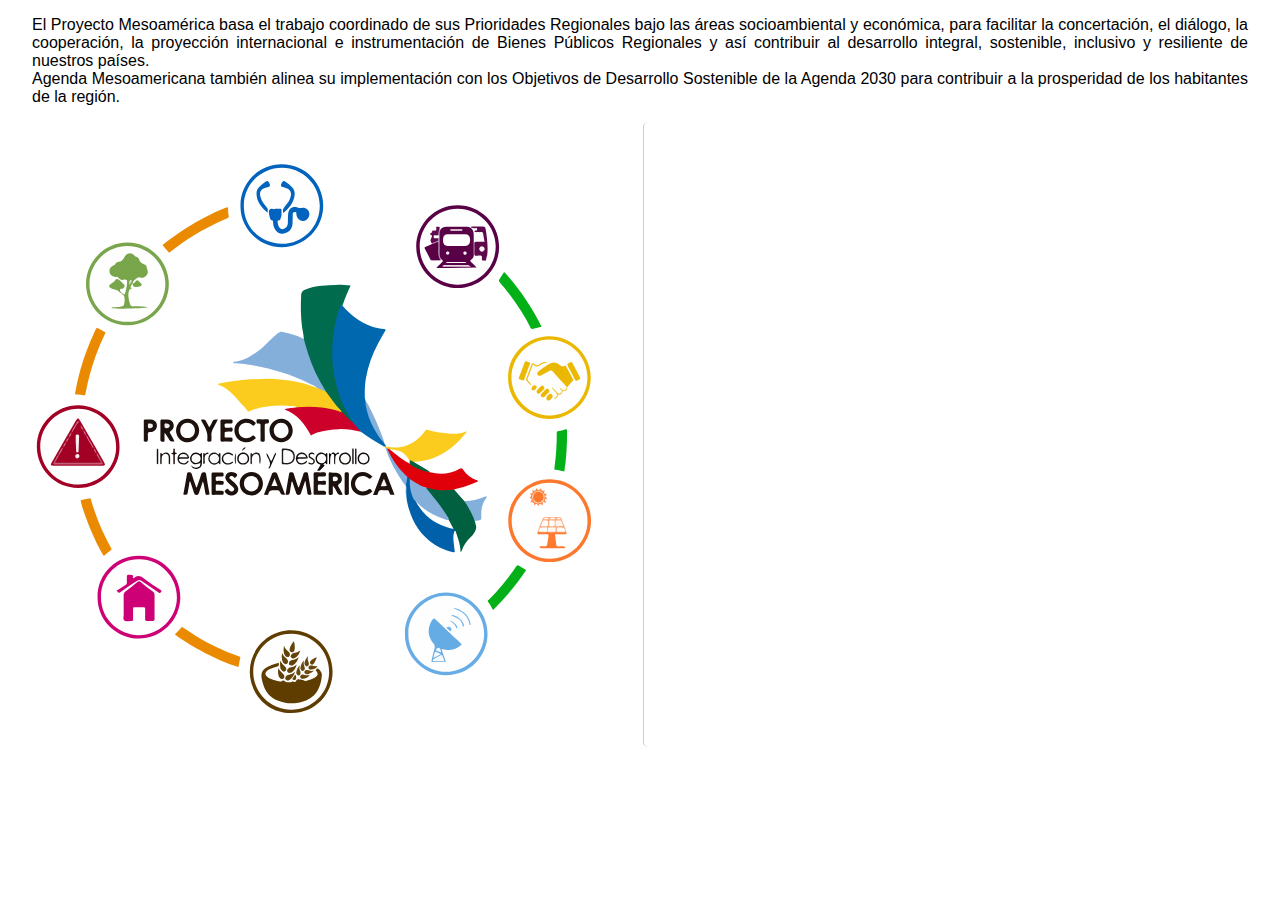
<file: index.html>
<!DOCTYPE html>
<html lang="en">
  <head>
    <meta charset="UTF-8" />
    <meta name="viewport" content="width=device-width, initial-scale=1.0" />
    <title>Agenda Mesoamericana</title>
    <link rel="stylesheet" href="styles.css" />
    <script src="script.js"></script>
  </head>
  <body>
    <section class="main_container">
      <div class="parrafo_intro">
        <p  id="texto_intro">
          El Proyecto Mesoamérica basa el trabajo coordinado de sus Prioridades
          Regionales bajo las áreas socioambiental y económica, para facilitar
          la concertación, el diálogo, la cooperación, la proyección
          internacional e instrumentación de Bienes Públicos Regionales y así
          contribuir al desarrollo integral, sostenible, inclusivo y resiliente
          de nuestros países.

          <br />
          Agenda Mesoamericana también alinea su implementación con los
          Objetivos de Desarrollo Sostenible de la Agenda 2030 para contribuir a
          la prosperidad de los habitantes de la región.
        </p>
      </div>
      <section class="agenda_meso">
        <div class="mapa">
          <svg
            version="1.1"
            id="Capa_1"
            xmlns="http://www.w3.org/2000/svg"
            xmlns:xlink="http://www.w3.org/1999/xlink"
            x="0px"
            y="0px"
            viewBox="0 0 256.2 251.22"
            style="enable-background: new 0 0 256.2 251.22"
            xml:space="preserve"
          >
            <g>
              <g class="mapa_central">
                <path
                  class="st1"
                  d="M137.95,72.05c4,4.66,8.87,7.96,14.9,9.4c0.79,0.19,1.61,0.24,2.42,0.32c0.66,0.07,0.68,0.32,0.37,0.84
			   c-0.93,1.56-1.85,3.12-2.71,4.71c-2.57,4.73-4.38,9.72-5.3,15.03c-0.45,2.61-0.46,5.24-0.41,7.87c0.01,0.45,0.25,0.82,0.3,1.24
			   c0.36,0.89,0.48,1.85,0.67,2.78c0.9,4.55,2.78,8.65,5.54,12.36c0.58,0.77,1.09,1.57,1.52,2.43c0.23,0.51,0.68,0.91,0.82,1.48
			   c-0.31,0.21-0.61,0.08-0.9-0.04c-3.39-1.7-6.48-3.87-9.56-6.06c-1.64-0.88-2.51-2.48-3.63-3.85c-3.89-5.43-6.24-11.52-7.57-18.02
			   c-0.91-4.48-1.29-9.01-1.08-13.58c0.25-5.63,1.27-11.13,3.23-16.44C136.98,71.3,137.16,71.27,137.95,72.05z"
                />
                <path
                  class="st2"
                  d="M137.95,72.05c-0.19-0.14-0.38-0.28-0.65-0.48c-0.7,1.9-1.36,3.79-1.85,5.73c-0.74,2.98-1.19,6.01-1.53,9.07
			   c-0.29,2.68-0.28,5.34-0.17,8c0.11,2.59,0.47,5.17,0.97,7.73c0.51,2.61,1.24,5.14,2.11,7.64c1.29,3.75,3.06,7.25,5.39,10.47
			   c0.08,0.11,0.09,0.27,0.13,0.4c-0.59,0.33-0.88-0.19-1.19-0.49c-1.33-1.3-2.67-2.6-3.96-3.93c-1.22-1.77-2.78-3.26-4.03-5.02
			   c-0.8-1.13-1.58-2.27-2.38-3.41c-4.23-6.35-7.07-13.29-8.88-20.67c-0.1-0.41-0.26-0.83-0.01-1.25c-0.02-1.78-0.53-3.49-0.76-5.24
			   c-0.55-4.34-0.57-8.67-0.33-13.03c0.06-1.12,0.59-1.71,1.54-2.14c2.22-0.99,4.57-1.4,6.95-1.66c2-0.21,4.01-0.23,6.02-0.34
			   c1.97-0.11,3.91,0.26,6.04,0.25C140.01,66.47,138.88,69.22,137.95,72.05z"
                />
                <path
                  class="st3"
                  d="M131.15,107.75c1.9,2.66,3.8,5.32,6.03,7.72c0.2,0.21,0.38,0.43,0.31,0.75c-0.41,0.22-0.84,0.16-1.25,0.01
			   c-4.99-1.76-10.16-1.9-15.37-1.76c-0.61,0.02-1.25,0.11-1.8-0.27c-0.23-0.16-0.41-0.39-0.73-0.42c-5.94-0.56-11.82-0.42-17.55,1.47
			   c-0.68,0.22-1.42,0.82-1.97,0.67c-0.55-0.16-0.82-1.11-1.32-1.6c-2.53-2.52-4.55-5.55-7.54-7.63c-1.14-0.79-2.31-1.5-3.64-1.95
			   c-0.02-0.32,0.23-0.38,0.44-0.41c4.28-0.66,8.56-1.45,12.88-1.7c3.47-0.2,6.94-0.45,10.45-0.19c3.91,0.29,7.76,0.79,11.56,1.77
			   c1.94,0.5,3.8,1.23,5.68,1.9C128.91,105.94,129.98,106.97,131.15,107.75z"
                />
                <path
                  class="st4"
                  d="M131.15,107.75c-1.27-0.55-2.55-1.09-3.82-1.64c-0.82-1-2.07-1.27-3.15-1.8c-3.63-1.78-7.41-3.23-11.25-4.49
			   c-4.47-1.46-9.04-2.53-13.67-3.25c-2.01-0.31-4.04-0.69-6.1-0.65c-0.24,0.01-0.52-0.02-0.5-0.35c0.02-0.21,0.26-0.22,0.45-0.25
			   c1.99-0.3,3.9-0.85,5.69-1.78c2.12-1.11,4.02-2.53,5.87-4.05c2.26-1.85,4.12-4.13,6.42-5.94c0.64-0.5,1.23-0.75,2.07-0.59
			   c3.04,0.6,5.99,1.41,8.74,2.89c0.61,2.1,1.17,4.22,1.83,6.31c1.67,5.26,4.01,10.21,7,14.85
			   C130.89,107.25,131.01,107.5,131.15,107.75z"
                />
                <path
                  class="st5"
                  d="M192.9,161.55c0.12,0.51,0.18,1.04,0.37,1.52c0.35,0.88,0.14,1.66-0.26,2.46c-0.47,0.95-1.06,1.83-1.83,2.55
			   c-1.72,1.59-2.93,3.5-3.76,5.68c-0.06,0.17-0.2,0.31-0.46,0.72c-0.01-3.32-1.17-6.12-2.12-8.96c-0.35-0.19-0.59-0.5-0.8-0.83
			   c-0.75-1.32-1.38-2.71-2.23-3.98c-2.46-4.18-5.42-7.99-8.59-11.64c-0.91-1.04-0.94-1.02-0.37-1.76c3.46,0.86,6.97,1.1,10.52,0.72
			   c0.34-0.04,0.67,0.01,0.91,0.3c1.43,1.64,2.87,3.28,4.3,4.92c0.95,0.5,1.41,1.43,1.85,2.31
			   C191.39,157.48,192.82,159.24,192.9,161.55z"
                />
                <path
                  class="st6"
                  d="M184.27,148.31c-1.38,0.17-2.75,0.3-4.15,0.34c-2.61,0.07-5.14-0.36-7.63-1.1c-0.71,0.23-1.31-0.14-1.9-0.42
			   c-1.69-0.8-3.32-1.69-4.77-2.88c-0.38-0.39-0.86-0.67-1.28-1.01c-2.9-2.67-5.27-5.76-7.14-9.22c-0.46-0.85-1.09-1.68-1.01-2.75
			   c0.19-0.13,0.39-0.14,0.6-0.07c3.03,2.55,6.11,5.03,9.67,6.83c2.37,1.4,5.07,2,7.54,3.15c4.32,1.06,8.49,0.78,12.41-1.46
			   c0.64-0.37,0.92-0.35,1.33,0.28c1.46,2.22,3.49,3.73,6.02,4.58c0.13,0.04,0.28,0.06,0.31,0.35c-2.09,1.01-4.27,1.87-6.54,2.49
			   C186.58,147.75,185.42,148.02,184.27,148.31z"
                />
                <path
                  class="st3"
                  d="M156.9,131.42c-0.16-0.04-0.31-0.09-0.47-0.13c-0.24,0.04-0.43-0.07-0.6-0.22c-0.23-0.2-0.45-0.4-0.68-0.59
			   c0.3,0.01,0.6,0.03,0.9,0.04c4.81,1.1,9.14,0.08,12.95-3.04c1.18-0.97,2.26-2.07,3.11-3.35c0.38-0.57,0.82-0.68,1.46-0.47
			   c2.92,0.96,5.96,1.23,8.99,1.52c2.32,0.22,4.63-0.12,6.98-1.02c-0.25,0.77-0.77,1.13-1.14,1.59c-3.42,4.24-7.51,7.58-12.67,9.49
			   c-2.43,0.9-4.93,1.44-7.52,1.55c-0.24,0.01-0.48,0.01-0.69,0.15c-0.79,0.21-1.28-0.39-1.86-0.72c-1.15-2.15-2.73-3.75-5.25-4.21
			   C159.24,131.8,158.04,131.8,156.9,131.42z"
                />
                <path
                  class="st7"
                  d="M119.08,114.21c3.42-0.28,6.84-0.33,10.26,0.08c2.8,0.33,5.51,0.97,8.16,1.94c0.56,0.12,0.85,0.58,1.22,0.94
			   c1.2,1.16,2.27,2.46,3.64,3.44c1.08,1.26,2.16,2.53,3.24,3.79c-2.99-0.69-6-1.21-9.07-1.12c-3.06,0.1-6.1,0.44-9.03,1.42
			   c-0.9,0.3-1.75,0.71-2.63,1.19c-2.58-4.68-5.54-8.91-10.93-10.78c0.88-0.38,1.73-0.48,2.58-0.59
			   C117.37,114.43,118.22,114.32,119.08,114.21z"
                />
                <path
                  class="st8"
                  d="M164.86,143.08c0.4,0.23,0.77,0.49,1.05,0.87c0.26,0.42,0.4,0.87,0.39,1.36c-0.09,2.45,0.6,4.72,1.53,6.94
			   c3.14,6.46,8.21,10.55,15.2,12.24c0.46,0.11,0.93,0.24,1.41,0.23c0.13,0.26,0.27,0.53,0.4,0.79c-0.36-0.05-0.46,0.14-0.56,0.47
			   c-0.48,1.55-0.36,3.14-0.14,4.69c0.14,1.04,0.13,2.1,0.38,3.13c0.13,0.52-0.05,0.7-0.61,0.56c-2.7-0.68-5.29-1.64-7.65-3.15
			   c-6.05-3.86-9.46-9.54-11.18-16.36c-0.33-1.29-0.59-2.6-0.65-3.94c-0.25-1.35,0.08-2.73-0.18-4.09c-0.02-0.08-0.04-0.17-0.06-0.25
			   C164.05,145.33,164.06,144.13,164.86,143.08z"
                />
                <path
                  class="st23"
                  d="M192.9,161.55c-1.05-2.98-2.6-5.69-4.32-8.32c2.9-0.17,5.71-0.75,8.39-1.91c0.27-0.12,0.56-0.28,0.78-0.01
			   c0.19,0.23-0.05,0.42-0.19,0.61c-1.7,2.17-2.13,4.68-2.02,7.37c0.07,1.64,0.02,1.64-1.6,1.95
			   C193.57,161.29,193.15,161.14,192.9,161.55z"
                />
                <path
                  class="st4"
                  d="M155.24,129.04c-1.72-1.73-3.01-3.77-4.2-5.87c-1.76-3.12-2.84-6.49-3.49-10c-0.1-0.55-0.03-1.14-0.04-1.71
			   c1.19,1.38,1.81,3.09,2.6,4.7c1.9,3.87,3.59,7.83,4.99,11.91C155.21,128.39,155.29,128.7,155.24,129.04z"
                />
                <path
                  class="st31"
                  d="M164.86,143.08c-0.24,1.16-0.15,2.38-0.68,3.48c-0.18-0.14-0.42-0.25-0.55-0.43
			   c-3.25-4.69-6.09-9.58-7.8-15.07c0.24-0.04,0.44,0.03,0.6,0.22c1.82,3.98,4.21,7.58,7.32,10.68
			   C164.13,142.33,164.49,142.71,164.86,143.08z"
                />
                <path
                  class="st34"
                  d="M165.94,136.17c0.6,0.12,1.05,0.53,1.59,0.77c1.75,1.04,3.51,2.06,5.26,3.11c0.52,0.31,1.06,0.61,1.41,1.13
			   c-2.77-0.49-5.34-1.48-7.73-2.94C165.77,137.68,165.62,136.98,165.94,136.17z"
                />
                <path
                  class="st31"
                  d="M164.24,146.82c0.48,0.52,0.17,1.15,0.2,1.73c0.04,0.78-0.01,1.57-0.02,2.36
			   C163.95,149.56,164.23,148.18,164.24,146.82z"
                />
                <path
                  class="st4"
                  d="M167.61,152.62c-1.41-2.72-1.91-5.63-1.7-8.67c2.06,1.44,4.22,2.7,6.58,3.59c1.62,2,3.24,3.98,4.84,5.99
			   c1.58,1.98,2.97,4.08,4.33,6.21c0.17,0.27,0.4,0.54,0.39,0.91c-0.57,0.54-1.18,0.24-1.75,0.05c-4.74-1.62-8.96-4.07-12.32-7.86
			   C167.88,152.72,167.75,152.66,167.61,152.62z"
                />
              </g>

              <g class="sector socioambiental" id="gestion_riesgo">
                <path
                  class="st9"
                  d="M45.45,130.58c0.16,8.94-7.32,17.16-17.18,17.14c-9.46-0.01-17.17-7.74-17.14-17.21
			   c0.03-10.01,8.36-17.18,17.21-17.14C37.84,113.4,45.64,121.35,45.45,130.58z"
                />
                <path
                  class="st0"
                  d="M44.03,130.52c0.2,8.15-6.65,15.8-15.77,15.77c-8.66-0.03-15.67-7.06-15.71-15.73
			c-0.04-8.86,7.38-15.81,15.8-15.78C37.04,114.83,44.19,122.11,44.03,130.52z"
                />
                <path
                  class="st67"
                  d="M28.18,138.45c-3.12,0-6.23,0-9.35,0c-0.29,0-0.58,0.01-0.86,0c-1.07-0.06-1.23-0.31-0.72-1.2
			   c3.37-5.84,6.74-11.66,10.12-17.5c0.05-0.08,0.1-0.16,0.15-0.24c0.54-0.78,0.88-0.81,1.37-0.02c0.77,1.26,1.49,2.56,2.23,3.85
			   c2.54,4.38,5.08,8.77,7.61,13.15c0.1,0.17,0.19,0.33,0.28,0.5c0.67,1.2,0.52,1.43-0.91,1.46c-0.43,0.01-0.86,0-1.29,0
			   C33.93,138.45,31.05,138.45,28.18,138.45z"
                />
                <path
                  class="st105"
                  d="M28.55,120.4c0.24,0.44,0.48,0.89,0.72,1.33c0.35,0.73,0.71,1.45,1.16,2.12l-0.01-0.02
			   c0.47,0.63,0.67,1.41,1.16,2.03l-0.01-0.02c1.07,1.82,2.09,3.67,3.18,5.48l-0.01-0.02c0.47,0.63,0.67,1.41,1.16,2.03l-0.01-0.02
			   c0.48,0.71,0.78,1.53,1.27,2.24c1.15,2.02,1.12,2.08-1.1,2.08c-5.4,0-10.79,0.01-16.19-0.01c-0.73,0-1.74,0.14-1.06-1.18
			   c0.44-0.62,0.69-1.35,1.14-1.97c0.74-1.24,1.41-2.52,2.16-3.75l-0.01,0.02c0.49-0.62,0.69-1.4,1.16-2.03l-0.01,0.02
			   c0.49-0.62,0.69-1.4,1.16-2.03l-0.01,0.02c0.49-0.62,0.69-1.4,1.16-2.03l-0.01,0.02c0.82-1.28,1.46-2.66,2.32-3.92
			   C28,120.57,28.05,120.05,28.55,120.4z"
                />
                <path
                  class="st106"
                  d="M19.16,136.18c-0.01,0.39-0.51,0.58-0.42,1.1c6.31,0,12.64,0,19.01,0c-0.1-0.75-0.68-1.28-0.96-1.96
			   c0.05-0.13,0.14-0.23,0.27-0.29c0.58,0.59,0.78,1.4,1.25,2.06c0.37,0.52,0.21,0.77-0.4,0.83c-0.24,0.02-0.48,0.01-0.72,0.01
			   c-5.94,0-11.88,0-17.82,0c-0.29,0-0.58,0.01-0.86-0.01c-0.46-0.03-0.59-0.31-0.39-0.68c0.24-0.46,0.37-0.99,0.79-1.34
			   C19.03,135.96,19.12,136.05,19.16,136.18z"
                />
                <path
                  class="st107"
                  d="M34.75,131.33c-0.7-0.27-0.8-1.01-1.1-1.55c-0.72-1.3-1.71-2.46-2.08-3.94c0.71,0.27,0.8,1.01,1.1,1.55
			   C33.39,128.69,34.38,129.85,34.75,131.33z"
                />
                <path
                  class="st108"
                  d="M28.55,120.4c-1.16,0.85-1.42,2.3-2.25,3.37c-0.25,0.32-0.27,0.83-0.77,0.95c0.51-1.71,1.58-3.12,2.51-4.59
			   C28.34,119.64,28.42,120.21,28.55,120.4z"
                />
                <path
                  class="st107"
                  d="M22.09,130.73c-0.36,1.42-1.31,2.53-2.02,3.76c-0.14-0.11-0.15-0.23-0.03-0.36
			   C20.56,132.9,21.1,131.68,22.09,130.73z"
                />
                <path
                  class="st109"
                  d="M30.43,123.85c-0.79-0.81-1.18-1.52-1.16-2.12C29.91,122.3,30.28,123.01,30.43,123.85z"
                />
                <path
                  class="st109"
                  d="M31.58,125.86c-0.7-0.5-1-1.22-1.16-2.03C31.12,124.33,31.43,125.05,31.58,125.86z"
                />
                <path
                  class="st109"
                  d="M35.9,133.34c-0.71-0.49-1-1.22-1.16-2.03C35.44,131.8,35.73,132.53,35.9,133.34z"
                />
                <path
                  class="st109"
                  d="M25.55,124.69c-0.16,0.81-0.46,1.53-1.16,2.03C24.54,125.92,24.84,125.19,25.55,124.69z"
                />
                <path
                  class="st109"
                  d="M24.39,126.71c-0.14,0.82-0.49,1.52-1.16,2.03C23.38,127.92,23.69,127.2,24.39,126.71z"
                />
                <path
                  class="st109"
                  d="M20.05,134.13c0.01,0.12,0.02,0.24,0.03,0.36c-0.3,0.56-0.61,1.12-0.91,1.69c-0.16-0.02-0.22-0.14-0.26-0.28
			   C19.29,135.32,19.43,134.57,20.05,134.13z"
                />
                <path
                  class="st110"
                  d="M37.06,135.04c-0.03,0.15-0.1,0.27-0.27,0.29c-0.28-0.68-0.88-1.21-0.91-2
			   C36.58,133.68,36.67,134.46,37.06,135.04z"
                />
                <path
                  class="st111"
                  d="M23.24,128.72c-0.17,0.8-0.47,1.53-1.16,2.03C22.22,129.93,22.54,129.22,23.24,128.72z"
                />
                <path
                  class="st128"
                  d="M27.27,129.07c0-0.91,0-1.81,0-2.72c0-0.42-0.11-0.86,0.59-0.86c0.59,0,0.88,0.15,0.82,0.8
		   c-0.06,0.71-0.03,1.43-0.06,2.15c-0.05,1.24-0.1,2.48-0.16,3.72c-0.02,0.37,0.06,0.82-0.54,0.79c-0.48-0.03-0.46-0.39-0.47-0.73
		   c-0.05-1.05-0.09-2.1-0.14-3.15C27.3,129.07,27.29,129.07,27.27,129.07z"
                />
                <path
                  class="st129"
                  d="M27.96,135.42c-0.46,0-0.91-0.46-0.89-0.92c0.02-0.45,0.51-0.92,0.95-0.87c0.48,0.06,0.76,0.34,0.78,0.85
		   C28.81,135.02,28.45,135.42,27.96,135.42z"
                />
              </g>

              <g class="sector socioambiental" id="medio_ambiente">
                <path
                  class="st10"
                  d="M48.74,80.17c-8.86,0.27-17.16-7.26-17.2-17.07c-0.04-9.4,7.77-17.27,17.24-17.23
			   c9.52,0.04,17.11,7.92,17.12,17.2C65.91,72.54,57.82,80.43,48.74,80.17z"
                />
                <path
                  class="st0"
                  d="M48.74,78.75c-8.36,0.22-15.79-6.84-15.78-15.71c0.01-8.76,7.21-15.75,15.79-15.74
			   c8.87,0.02,15.72,7.44,15.71,15.82C64.46,71.48,57.32,78.96,48.74,78.75z"
                />
                <path
                  class="st68"
                  d="M50.86,62.84c-0.38,0.31-0.5,0.78-0.73,1.19c-0.38,0.7,0.26,0.5,0.67,0.67c-1.46,0.43-1.63,1.55-1.68,2.74
			 c-0.05,1.31,0.28,2.56,0.64,3.8c0.23,0.79,0.66,1.18,1.57,1.1c2.06-0.17,4.1,0.04,6.11,0.4c-1.76,0.5-12.78,0.76-15.35,0.35
			 c0.2-0.58,0.7-0.4,1.09-0.41c1-0.02,1.98-0.03,2.97-0.31c1.22-0.34,1.12-0.31,1.31-1.63c0.26-1.79,0.18-3.29-1.8-4.01
			 c-0.79-1.36-2.34-1.25-3.54-1.79c-0.48-0.21-0.9-0.4-0.97-0.9c-0.06-0.46,0.31-0.73,0.68-1.01c0.67-0.5,1.44-0.88,1.91-1.65
			 c0.29-0.48,0.86-0.42,1.29-0.15c0.84,0.52,1.43,1.34,2.19,1.98c0.65,0.55,0.14,1.74-0.72,1.87c-0.31,0.05-0.69-0.17-0.83,0.27
			 c-0.14,0.45,0.01,0.86,0.35,1.17c0.43,0.39,0.96,0.61,1.64,0.89c0.41-1.82,0.96-3.58,0.94-5.44c0-0.53-0.53-0.91-1.11-0.72
			 c-1.14,0.38-1.97,0.02-2.62-0.89c-0.21-0.29-0.38-0.28-0.7-0.25c-1.35,0.14-2.51-0.58-2.8-1.67c-0.36-1.33,0.16-2.42,1.5-3.04
			 c0.36-0.17,0.64-0.31,0.85-0.68c0.29-0.52,0.77-0.76,1.4-0.86c1.02-0.16,1.77-0.92,2.21-1.73c1.09-2.01,2.83-2.38,4.36-0.76
			 c0.24,0.25,0.43,0.47,0.8,0.54c0.57,0.1,0.98,0.53,1.09,1.04c0.25,1.13,1.1,1.57,2.02,1.93c0.68,0.26,1.17,0.6,1.15,1.43
			 c-0.01,0.27,0.14,0.54,0.24,0.81c0.37,0.95,0.18,1.82-0.52,2.51c-0.66,0.65-1.46,1.16-2.44,0.7c-0.6-0.28-0.93-0.01-1.38,0.32
			 c-0.81,0.6-1.68,1.1-1.81,2.23L50.86,62.84z"
                />
                <path
                  class="st68"
                  d="M50.84,62.86c0.68-0.08,1.03-0.62,1.43-1.07c0.37-0.4,0.68-0.44,1.06-0.02c0.35,0.38,0.78,0.7,1.1,1.1
			 c0.36,0.45,0.21,0.95-0.36,1.1c-0.62,0.17-1.24,0.41-1.93,0.31c-0.95-0.14-1.19-0.36-1.28-1.44L50.84,62.86z"
                />
                <path
                  class="st112"
                  d="M49.49,63.39c-0.1-0.59-0.09-1.06,0.04-1.51c0.1-0.37,0.44-0.53,0.79-0.39c0.4,0.16,0.17,0.45,0.03,0.69
		   C50.11,62.56,50.09,63.08,49.49,63.39z"
                />
              </g>

              <g class="sector economico" id="telecomunicaciones">
                <path
                  class="st11"
                  d="M163.86,208.22c-0.32-9.35,8.05-17.2,17.13-17.19c8.52,0.01,17.2,7.13,17.15,17.24
			   c-0.04,9.25-7.48,17.08-17.27,17.11C171.32,225.4,163.59,217.25,163.86,208.22z"
                />
                <path
                  class="st0"
                  d="M165.3,208.15c-0.37-8.02,7.01-15.76,15.73-15.7c8.21,0.05,15.79,7.09,15.7,15.8
			   c-0.08,8.51-7.1,15.71-15.82,15.7C172.32,223.95,164.95,216.6,165.3,208.15z"
                />
                <path
                  class="st69"
                  d="M187.43,212.62c-2.39,2.13-5.07,2.92-8.32,1.91c0.32,1.54,0.91,2.87,1.37,4.24c0.07,0.23,0.18,0.44,0.27,0.66
			   c0.12,0.31-0.05,0.47-0.32,0.47c-1.72,0.01-3.45,0.02-5.17-0.01c-0.49-0.01-0.42-0.39-0.33-0.74c0.41-1.66,0.77-3.33,1.22-4.97
			   c0.21-0.76,0.1-1.29-0.42-1.94c-1.95-2.43-2.61-5.15-1.43-8.15c0.24-0.62,0.53-1.23,0.97-1.75c0.58-0.68,0.65-0.69,1.34-0.04
			   c2.53,2.4,5.07,4.81,7.59,7.22C185.25,210.54,186.48,211.4,187.43,212.62z"
                />
                <path
                  class="st70"
                  d="M183.94,197.45c1.9,0.09,3.22,0.92,4.42,1.9c1.48,1.21,2.41,2.79,2.72,4.7c0.04,0.22,0.23,0.48-0.16,0.52
			   c-0.26,0.03-0.24-0.24-0.28-0.41c-0.28-1.48-0.95-2.76-1.95-3.89c-0.98-1.11-2.28-1.68-3.61-2.2
			   C184.77,197.96,184.45,197.89,183.94,197.45z"
                />
                <path
                  class="st71"
                  d="M183.18,200.29c2.43,0.53,4.14,1.68,5.04,3.88c0.09,0.21,0.09,0.46,0.12,0.69c0.02,0.16-0.07,0.27-0.22,0.3
			   c-0.18,0.04-0.28-0.09-0.3-0.23c-0.35-2.38-2.06-3.37-4.09-4.04c-0.13-0.04-0.24-0.14-0.36-0.22
			   C183.32,200.65,183.32,200.59,183.18,200.29z"
                />
                <path
                  class="st72"
                  d="M180.97,205.71c0.85-0.6,1.36-0.58,1.84-0.11c0.34,0.33,0.45,0.73,0.28,1.17c-0.1,0.27-0.26,0.53-0.61,0.22
			   C182.02,206.58,181.55,206.19,180.97,205.71z"
                />
                <path
                  class="st71"
                  d="M182.41,202.83c1.46,0.19,3.01,1.6,3.21,2.77c0.02,0.1-0.11,0.23-0.19,0.33c-0.09,0.09-0.18,0.05-0.22-0.07
			   C184.73,204.43,183.61,203.61,182.41,202.83z"
                />
                <path
                  class="st113"
                  d="M180.3,219.59c-1.56,0-2.98,0-4.4,0c-0.19,0-0.38-0.02-0.45-0.25c-0.08-0.26-0.02-0.5,0.2-0.62
			   c1.08-0.58,2.18-1.14,3.28-1.68c0.25-0.12,0.43,0.08,0.52,0.33C179.72,218.07,179.99,218.76,180.3,219.59z"
                />
                <path
                  class="st114"
                  d="M178.89,216.56c-1.1,0.56-2.07,1.05-3.04,1.54c-0.06-0.11-0.15-0.2-0.13-0.26
			   C176.47,214.78,176.1,215.38,178.89,216.56z"
                />
                <path
                  class="st113"
                  d="M176.64,214.96c0.02-0.07,0.01-0.12,0.04-0.15c0.35-0.34,0.56-1,1.16-0.85c0.65,0.17,0.81,0.86,0.99,1.43
			   c0.11,0.34-0.08,0.56-0.45,0.38C177.79,215.5,177.09,215.47,176.64,214.96z"
                />
              </g>

              <g class="sector economico" id="facilitacion_comercial">
                <path
                  class="st12"
                  d="M206.68,101.95c-0.3-8.71,7.03-17.15,17.02-17.23c9.36-0.08,17.22,7.64,17.28,17.04
			   c0.06,9.86-8.17,17.3-17.16,17.31C214.41,119.07,206.45,111.09,206.68,101.95z"
                />
                <path
                  class="st0"
                  d="M223.88,117.58c-8.47,0.29-15.83-7.09-15.82-15.69c0.01-8.33,6.97-15.71,15.68-15.76
			 c8.3-0.05,15.84,6.81,15.83,15.76C239.55,111.09,231.78,117.83,223.88,117.58z"
                />

                <path
                  class="st12"
                  d="M230.95,105.71c-1.92-2.13-3.85-4.24-5.75-6.38c-0.38-0.42-0.69-0.52-1.21-0.23
		   c-1.17,0.65-2.38,1.21-3.56,1.85c-0.36,0.19-0.71,0.31-1.09,0.17c-0.66-0.24-0.82-1.13-0.2-1.63c1.71-1.38,3.45-2.73,5.46-3.65
		   c1.09-0.5,2.17-0.19,3.1,0.5c0.78,0.57,1.49,1.24,2.56,0.63c0.32-0.18,0.39,0.16,0.49,0.34c0.95,1.76,1.88,3.53,2.85,5.28
		   c0.24,0.43-0.02,0.6-0.24,0.84c-0.7,0.78-1.4,1.56-2.1,2.34C231.14,105.89,231.03,105.87,230.95,105.71z"
                />
                <path
                  class="st73"
                  d="M212.84,103.13c-0.56-0.22-1.1-0.39-1.61-0.64c-0.25-0.12-0.16-0.4-0.07-0.63c0.79-2.08,1.58-4.17,2.35-6.26
		   c0.19-0.52,0.47-0.66,0.97-0.42c0.3,0.15,0.61,0.26,0.93,0.36c0.42,0.13,0.43,0.37,0.29,0.75c-0.79,2.09-1.56,4.18-2.33,6.27
		   C213.27,102.83,213.15,103.07,212.84,103.13z"
                />
                <path
                  class="st74"
                  d="M236.64,102.2c0.01,0.19-0.11,0.27-0.24,0.34c-0.33,0.18-0.69,0.33-1.01,0.54c-0.47,0.31-0.72,0.18-0.97-0.3
		   c-0.99-1.95-2-3.88-3.04-5.8c-0.28-0.51-0.18-0.78,0.3-1.01c0.3-0.14,0.6-0.29,0.88-0.46c0.28-0.17,0.5-0.21,0.68,0.15
		   c1.1,2.1,2.21,4.2,3.32,6.3C236.62,102.03,236.62,102.13,236.64,102.2z"
                />
                <path
                  class="st75"
                  d="M223.09,95.98c-1.29-0.3-2.31,0.2-3.29,0.91c-1.02,0.74-1.95,0.53-2.84-0.51c-0.75,2.05-1.42,3.97-2.17,5.85
		   c-0.22,0.54,0.08,0.78,0.29,1.13c0.37,0.63,1.09,1.05,1.27,1.91c-0.64-0.38-2.02-1.92-2.2-2.33c-0.12-0.27,0.02-0.46,0.09-0.67
		   c0.66-1.83,1.32-3.66,2.01-5.47c0.42-1.11,0.55-1.15,1.44-0.41c0.57,0.48,1.1,0.49,1.69,0.14c0.41-0.24,0.81-0.5,1.23-0.73
		   C221.43,95.35,222.26,95.29,223.09,95.98z"
                />
                <path
                  class="st76"
                  d="M223.77,107.42c0,0.31-0.14,0.55-0.35,0.76c-0.51,0.51-1,1.02-1.52,1.52c-0.42,0.41-0.94,0.57-1.4,0.14
		   c-0.48-0.44-0.32-0.96,0.1-1.38c0.57-0.58,1.14-1.16,1.74-1.7c0.31-0.28,0.71-0.27,1.07-0.06
		   C223.68,106.85,223.78,107.11,223.77,107.42z"
                />
                <path
                  class="st74"
                  d="M219.37,108.56c-0.65,0.02-1.15-0.81-0.73-1.35c0.52-0.67,1.18-1.24,1.81-1.82c0.29-0.27,0.63-0.17,0.9,0.08
		   c0.31,0.27,0.54,0.65,0.29,1.01c-0.54,0.79-1.24,1.44-2.01,2.01C219.56,108.55,219.45,108.54,219.37,108.56z"
                />
                <path
                  class="st77"
                  d="M230.95,105.71c0.11,0.02,0.21,0.03,0.32,0.05c-0.14,1.37-0.19,1.43-1.42,1.7c-0.05,0.01-0.1-0.01-0.14,0
		   c-0.71,0.14-0.51,1.08-1.17,1.3c-0.49,0.16-1.12,0.01-1.29,0.84c-0.16,0.78-0.76,1.18-1.65,0.96c0.01-0.36,0.31-0.24,0.47-0.32
		   c0.95-0.48,1.14-1.11,0.5-1.95c-0.54-0.7-1.17-1.33-1.79-2.04c0.49-0.26,0.6,0.08,0.77,0.24c0.57,0.58,1.12,1.18,1.69,1.75
		   c0.5,0.5,0.98,0.2,1.38-0.14c0.38-0.33,0.37-0.73,0.01-1.12c-0.23-0.25-0.59-0.46-0.59-1.02c0.8,0.36,1.11,1.46,2.09,1.12
		   C230.72,106.86,230.96,106.34,230.95,105.71z"
                />
                <path
                  class="st78"
                  d="M224.22,108.62c0.55,0.02,1.12,0.73,0.9,1.2c-0.28,0.6-0.68,1.15-1.29,1.47c-0.5,0.25-1.08,0-1.25-0.52
		   C222.33,110.07,223.47,108.59,224.22,108.62z"
                />
                <path
                  class="st78"
                  d="M217.16,107.21c-0.59,0.02-0.98-0.51-0.73-1.02c0.23-0.47,0.56-0.88,1.05-1.1c0.49-0.22,1.08,0.17,1.07,0.71
		   C218.55,106.3,217.67,107.2,217.16,107.21z"
                />
              </g>

              <g class="sector economico" id="transporte">
                <path
                  class="st13"
                  d="M185.81,30.39c9.15,0.03,17.15,7.38,17.12,17.24c-0.02,9.57-7.72,17.13-17.23,17.13
			   c-9.45,0-17.18-7.81-17.15-17.24C168.58,38.08,176.35,30.37,185.81,30.39z"
                />
                <path
                  class="st0"
                  d="M201.53,47.53c0.01,8.69-7.13,15.84-15.8,15.82c-8.62-0.02-15.73-7.12-15.75-15.73
			   c-0.01-8.7,7.09-15.81,15.8-15.8C194.42,31.82,201.52,38.91,201.53,47.53z"
                />
                <path
                  class="st13"
                  d="M178.51,40.66c0.55-1,1.45-1.31,2.52-1.31c2.86,0,5.73,0.01,8.59-0.01c0.59,0,1.11,0.17,1.62,0.45
			 c1.09,0.18,1.33,1.12,1.41,1.92c0.32,3.08,0.18,6.17,0,9.26c-0.01,0.14-0.12,0.25-0.2,0.38c-0.16,0.45-0.3,0.91-0.66,1.26
			 c-0.27,0.26-0.75,0.49-0.77,0.77c-0.04,0.48,0.52,0.73,0.84,1.06c0.56,0.58,1.18,1.1,1.7,1.82c-5.5,0.23-10.94,0.21-16.71,0.17
			 c0.82-0.82,1.44-1.44,2.06-2.06c0.91-0.91,0.91-0.91-0.05-1.71c-0.89-0.26-0.94-1.01-0.95-1.73c-0.04-2.92-0.03-5.84-0.01-8.75
			 C177.89,41.59,177.94,41.02,178.51,40.66z"
                />
                <path
                  class="st79"
                  d="M191.21,39.61c0.03-0.31,0.25-0.36,0.51-0.37c1.48,0,2.97,0.01,4.45-0.01c0.68-0.01,1.07,0.27,1.18,0.97
			 c0.56,3.45,1.01,6.92,0.71,10.41c-0.06,0.76-0.44,1.55-0.52,2.38c-0.06,0.63-0.7,0.27-1.08,0.34c-0.36,0.07-0.66-0.02-0.69-0.49
			 c-0.03-0.47,0.22-1.07-0.13-1.37c-0.48-0.42-1.18-0.13-1.79-0.17c-0.28-0.02-0.57,0.03-0.86,0.04c-0.52-0.2-0.47-0.66-0.47-1.09
			 c0-1.24,0.05-2.49-0.02-3.73c-0.05-0.97,0.41-1.29,1.27-1.3c0.24,0,0.49,0.02,0.72-0.02c0.68-0.14,1.79,0.48,1.78-0.95
			 c-0.01-1.59-0.49-2.16-1.91-2.25c-0.38-0.02-0.77-0.01-1.14-0.11c-0.28-0.08-0.73-0.24-0.62-0.48
			 C193.31,39.84,191.64,40.22,191.21,39.61z"
                />
                <path
                  class="st80"
                  d="M174.54,53.08c-0.79-1.52-1.55-3.05-2.37-4.55c-0.28-0.51-0.24-0.72,0.32-0.93c0.89-0.34,1.74-0.78,2.6-1.17
			 c0.11-0.09,0.21-0.21,0.33-0.28c0.65-0.39,1.37-0.94,2.11-0.6c0.82,0.37,0.39,1.28,0.45,1.95c0.16,1.69-0.37,3.45,0.51,5.08
			 c0.22,0.41,0.07,0.66-0.39,0.63C176.91,53.15,175.72,53.39,174.54,53.08z"
                />
                <path
                  class="st81"
                  d="M191.21,39.61c0.65,0.12,1.27,0.38,1.95,0.28c0.36-0.05,0.68,0.01,0.66,0.5c-0.01,0.34-0.16,0.53-0.52,0.52
			 c-0.1,0-0.19,0-0.29,0.01c-0.19,0.03-0.38,0.06-0.34,0.33c0.04,0.25,0.24,0.27,0.42,0.28c0.38,0.02,0.77,0.01,1.15,0.01
			 c0.43,0,0.86,0.02,1.29-0.01c0.48-0.03,0.69,0.2,0.77,0.64c0.19,1.07,0.4,2.15,0.62,3.36c-1.17,0-2.26,0.02-3.36-0.01
			 c-0.65-0.02-0.96,0.15-0.93,0.88c0.05,1.34,0.03,2.68,0.01,4.02c-0.01,0.36,0.05,0.66,0.33,0.89c-0.18,0.01-0.37,0.01-0.55,0.02
			 c-0.01-2.87-0.03-5.74-0.02-8.62c0-1.15-0.33-2.15-1.19-2.94C191.23,39.73,191.22,39.67,191.21,39.61z"
                />
                <path
                  class="st82"
                  d="M175.09,46.21c-0.73-0.87-0.76-1.23-0.27-2.24c0.24-0.5,0.58-1.08-0.35-1.31c-0.09-0.02-0.2-0.22-0.2-0.33
			 c0-0.11,0.14-0.3,0.23-0.31c0.74-0.05,0.35-1.48,1.45-1.14c0.73,0.22,1.1-0.17,0.9-0.95c-0.17-0.66,0.27-0.58,0.65-0.58
			 c0.4,0.01,0.95-0.15,0.75,0.61c-0.04,0.14-0.02,0.29-0.03,0.43c-0.13,0.76-0.27,1.52-0.29,2.29c-0.23,0.79-1.03,0.48-1.54,0.79
			 c0.35,0.55,1.12,0.21,1.44,0.75c0.22,0.63-0.05,1-0.61,1.25C176.54,45.77,175.86,46.12,175.09,46.21z"
                />
                <path
                  class="st83"
                  d="M177.74,42.75c-0.09-0.84,0.02-1.64,0.49-2.36c0.09,0.09,0.19,0.18,0.28,0.27c-0.33,0.87-0.23,1.79-0.24,2.68
			 c-0.02,2.39,0.03,4.78,0,7.16c-0.01,0.79,0.17,1.49,0.58,2.15c0.02,0.27,0.14,0.69-0.23,0.69c-1.34-0.01-2.69,0.25-4.02-0.15
			 c-0.03-0.01-0.04-0.08-0.06-0.12c1.28,0,2.57,0,3.99,0c-1.49-2.36-0.49-4.95-0.91-7.41c-0.91,0.04-1.6,0.83-2.53,0.76
			 c-0.02-0.07-0.02-0.14,0.01-0.21c0.61-0.26,1.2-0.58,1.82-0.77c0.68-0.21,0.88-0.65,0.81-1.29
			 C177.55,43.67,177.82,43.22,177.74,42.75z"
                />
                <path
                  class="st115"
                  d="M185.29,42.38c1.19,0,2.39-0.02,3.58,0.01c1.27,0.03,1.92,0.68,2,1.93c0.02,0.33,0.02,0.67,0,1
		   c-0.08,1.17-0.73,1.91-1.89,1.93c-2.48,0.05-4.97,0.05-7.46,0c-1.1-0.02-1.75-0.72-1.83-1.81c-0.03-0.43-0.03-0.86,0-1.29
		   c0.08-1.08,0.74-1.73,1.86-1.76C182.8,42.36,184.05,42.38,185.29,42.38z"
                />
                <path
                  class="st116"
                  d="M179.46,55.86c0.09-0.63,0.52-0.72,1.04-0.72c3.06,0,6.13,0.01,9.19,0c0.56,0,1.01,0.18,1.51,0.73
		   C187.19,55.86,183.33,55.86,179.46,55.86z"
                />
                <path
                  class="st0"
                  d="M180.98,54.37c0.06-0.33,0.23-0.45,0.42-0.45c2.49,0,4.98,0,7.46,0.02c0.19,0,0.35,0.14,0.45,0.44
		   C186.53,54.37,183.77,54.37,180.98,54.37z"
                />
                <path
                  class="st117"
                  d="M185.19,40.37c0.71,0,1.43-0.01,2.14,0.01c0.17,0,0.39,0.03,0.38,0.3c-0.01,0.26-0.21,0.31-0.39,0.31
		   c-1.43,0.01-2.85,0.01-4.28,0c-0.19,0-0.38-0.07-0.38-0.32c0.01-0.26,0.21-0.29,0.39-0.29C183.76,40.35,184.48,40.36,185.19,40.37
		   C185.19,40.36,185.19,40.36,185.19,40.37z"
                />
                <path
                  class="st118"
                  d="M181.68,49.55c0.44,0.09,0.7,0.31,0.63,0.78c-0.05,0.39-0.36,0.6-0.69,0.6c-0.41-0.01-0.72-0.3-0.71-0.73
		   C180.93,49.75,181.26,49.56,181.68,49.55z"
                />
                <path
                  class="st119"
                  d="M189.52,50.19c-0.03,0.49-0.35,0.74-0.74,0.73c-0.39-0.02-0.7-0.32-0.68-0.76c0.02-0.37,0.3-0.59,0.66-0.6
		   C189.19,49.55,189.46,49.78,189.52,50.19z"
                />
                <path
                  class="st120"
                  d="M196.95,48.56c-0.03,0.61-0.66,1.15-1.26,1.08c-0.56-0.07-1.04-0.63-1.01-1.18
		   c0.03-0.55,0.57-1.09,1.11-1.09C196.39,47.36,196.98,47.98,196.95,48.56z"
                />
                <path
                  class="st81"
                  d="M177.74,42.75c0.37,0.46,0.38,0.93-0.01,1.38c-0.47-0.03-0.93-0.06-1.4-0.08c-0.4-0.02-0.59-0.21-0.57-0.63
		   c0.02-0.43,0.2-0.56,0.62-0.55C176.83,42.9,177.31,43.06,177.74,42.75z"
                />
              </g>

              <g class="sector socioambiental" id="seguridad_alimentaria">
                <path
                  class="st14"
                  d="M116.64,206.73c9.04,0.02,17.15,7.09,17.21,17.13c0.05,9.2-7.01,17.19-17.09,17.24
			   c-10.66,0.05-17.31-8.63-17.27-17.19C99.53,214.45,107.19,206.74,116.64,206.73z"
                />
                <path
                  class="st0"
                  d="M100.91,223.82c0.02-8.69,7.15-15.74,15.91-15.66c8.11,0.07,15.63,6.49,15.59,15.85
			   c-0.05,9.1-7.32,15.64-15.77,15.68C107.96,239.73,100.89,232.56,100.91,223.82z"
                />
                <path
                  class="st84"
                  d="M111.5,220.24c0.11,1.39,0.11,1.4-0.9,1.65c-0.93,0.23-1.85,0.48-2.72,0.89c-0.44,0.2-0.85,0.43-1.21,0.75
			   c-0.94,0.85-0.94,1.71,0.04,2.54c0.32,0.28,0.69,0.52,1.08,0.7c1.35,0.63,2.82,0.88,4.25,1.25c0.69,0.18,0.81-0.6,1.47-0.46
			   c0.59,0.13,0.82,0.81,1.46,0.72c0.78-0.11,1.63,0.33,2.33-0.34c0.03-0.03,0.1-0.09,0.11-0.08c0.83,0.82,1.14,0.11,1.53-0.49
			   c0.13-0.2,0.39-0.26,0.64-0.28c0.29-0.02,2.31,0.42,2.76,0.65c0.13,0.07,0.23,0.09,0.37,0.06c1.39-0.37,2.79-0.69,3.98-1.54
			   c1.16-0.83,1.25-1.43,0.4-2.6c-0.18-0.25-0.41-0.45-0.04-0.68c0.29-0.18,0.54-0.61,0.98-0.21c0.8,0.73,1.47,1.55,1.37,2.71
			   c-0.5,5.67-2.82,9.38-8.12,10.9c-3.55,1.02-7.09,0.91-10.52-0.61c-2.52-1.11-4.34-2.9-5.33-5.51c-0.51-1.35-0.92-2.7-1.1-4.14
			   c-0.21-1.62,0.45-2.77,1.72-3.68c0.86-0.62,1.81-1.08,2.8-1.41C109.67,220.75,110.55,220.52,111.5,220.24z"
                />
                <path
                  class="st85"
                  d="M118.28,223.84c-0.31,1.19-0.89,2.19-1.71,3.06c-0.3,0.32-0.67,0.54-1.08,0.67
			   c-0.48,0.15-0.82-0.08-1.12-0.43c-0.35-0.4-0.21-0.78,0.04-1.17c0.31-0.49,0.82-0.69,1.32-0.78
			   C116.72,225.01,117.61,224.67,118.28,223.84z"
                />
                <path
                  class="st86"
                  d="M112.93,216.18c0.37,1.05,1.11,1.74,1.89,2.39c0.07,0.06,0.12,0.15,0.17,0.22c0.52,0.72,0.49,1.51-0.08,1.88
			   c-0.55,0.36-1.26,0.02-1.72-0.77c-0.22-0.38-0.27-0.81-0.36-1.22C112.66,217.86,112.72,217.05,112.93,216.18z"
                />
                <path
                  class="st87"
                  d="M117.78,211.31c0.37,1.05,0.38,1.95,0.36,2.86c-0.01,0.28-0.04,0.58-0.13,0.84
			   c-0.24,0.74-0.68,1.01-1.26,0.84c-0.58-0.17-0.86-0.66-0.72-1.35C116.28,213.3,116.94,212.32,117.78,211.31z"
                />
                <path
                  class="st88"
                  d="M118.97,220.93c-0.29,1.2-0.85,2.21-1.76,3c-0.25,0.21-0.56,0.37-0.86,0.48c-0.51,0.17-0.96-0.01-1.24-0.46
			   c-0.29-0.47-0.12-0.92,0.24-1.29c0.31-0.32,0.72-0.44,1.15-0.53C117.4,221.92,118.27,221.62,118.97,220.93z"
                />
                <path
                  class="st89"
                  d="M119.79,217.79c-0.33,1.15-0.83,2.16-1.67,2.97c-0.51,0.49-1.09,0.8-1.81,0.53
			   c-0.39-0.15-0.61-0.48-0.56-0.91c0.1-0.79,0.69-1.15,1.37-1.28C118.14,218.89,119.06,218.57,119.79,217.79z"
                />
                <path
                  class="st90"
                  d="M120.41,215.09c-0.26,1.04-0.75,1.92-1.49,2.67c-0.35,0.35-0.75,0.59-1.22,0.67
			   c-0.46,0.08-0.83-0.12-1.09-0.51c-0.31-0.46-0.07-0.82,0.2-1.16c0.35-0.43,0.86-0.57,1.38-0.68
			   C118.98,215.91,119.73,215.62,120.41,215.09z"
                />
                <path
                  class="st91"
                  d="M111.38,222.39c0.35,0.84,0.89,1.47,1.54,2.04c0.32,0.28,0.6,0.63,0.8,1c0.29,0.53,0.14,1.05-0.36,1.37
			   c-0.44,0.28-0.89,0.22-1.3-0.17c-0.48-0.46-0.65-1.05-0.76-1.66C111.15,224.12,111.18,223.26,111.38,222.39z"
                />
                <path
                  class="st92"
                  d="M113.7,213.15c0.3,1.02,1,1.7,1.75,2.37c0.5,0.45,0.92,1.03,0.6,1.76c-0.15,0.35-0.48,0.65-0.9,0.58
			   c-0.73-0.13-1.12-0.66-1.36-1.32C113.39,215.43,113.52,214.32,113.7,213.15z"
                />
                <path
                  class="st88"
                  d="M112.2,219.25c0.27,0.82,0.76,1.42,1.38,1.96c0.35,0.31,0.69,0.62,0.91,1.07c0.29,0.58,0.14,1.02-0.29,1.39
			   c-0.51,0.44-0.99,0.18-1.39-0.2c-0.38-0.37-0.63-0.85-0.67-1.38C112.07,221.14,111.95,220.2,112.2,219.25z"
                />
                <path
                  class="st93"
                  d="M121.92,219.31c-0.13,1.02-0.06,1.79,0.26,2.55c0.22,0.53,0.28,1.12-0.28,1.56
			   c-0.24,0.19-0.51,0.28-0.78,0.07c-0.57-0.42-0.73-0.99-0.54-1.64C120.82,221,121.12,220.16,121.92,219.31z"
                />
                <path
                  class="st94"
                  d="M120.18,221.22c-0.14,1.04-0.13,1.75,0.22,2.41c0.04,0.08,0.06,0.18,0.08,0.27c0.16,0.59,0.13,1.13-0.42,1.52
			   c-0.22,0.16-0.43,0.16-0.65,0.02c-0.56-0.34-0.74-0.87-0.61-1.47C119,223.06,119.34,222.19,120.18,221.22z"
                />
                <path
                  class="st95"
                  d="M126.06,223.43c-0.56,0.71-1.28,1.15-2.1,1.41c-0.27,0.08-0.55,0.17-0.82,0.16c-0.61-0.03-1.1-0.5-1.01-0.96
			   c0.11-0.6,0.54-0.86,1.13-0.83c0.23,0.01,0.47,0.06,0.69,0.14C124.63,223.6,125.31,223.7,126.06,223.43z"
                />
                <path
                  class="st96"
                  d="M124.39,225.35c-0.89,0.91-1.71,1.39-2.71,1.52c-0.49,0.07-0.95-0.03-1.23-0.51
			   c-0.16-0.27-0.1-0.55,0.09-0.79c0.32-0.42,0.78-0.57,1.26-0.41C122.56,225.41,123.33,225.53,124.39,225.35z"
                />
                <path
                  class="st97"
                  d="M127.33,217.91c-0.43,0.97-0.66,1.86-1.25,2.57c-0.49,0.59-0.9,0.67-1.31,0.27c-0.5-0.47-0.34-0.92,0.04-1.37
			   C125.25,218.85,126.1,218.33,127.33,217.91z"
                />
                <path
                  class="st98"
                  d="M123.63,217.4c-0.21,1.08-0.05,1.83,0.24,2.6c0.2,0.52,0.3,1.14-0.31,1.56c-0.27,0.18-0.57,0.21-0.81,0.02
			   c-0.49-0.39-0.69-0.94-0.51-1.54C122.51,219.17,122.81,218.32,123.63,217.4z"
                />
                <path
                  class="st86"
                  d="M127.65,221.63c-0.73,0.92-1.62,1.33-2.65,1.43c-0.71,0.07-1.27-0.39-1.17-0.91
			   c0.11-0.63,0.58-0.83,1.16-0.79c0.24,0.02,0.48,0.04,0.7,0.12C126.29,221.72,126.9,221.62,127.65,221.63z"
                />
                <path
                  class="st99"
                  d="M118.32,225.09c0.31,0.42,0.43,0.87,0.45,1.35c0.03,0.49-0.2,0.82-0.65,0.98c-0.35,0.12-0.64-0.03-0.87-0.31
			   c-0.2-0.25,0.01-0.42,0.13-0.61C117.7,226.04,118.01,225.58,118.32,225.09z"
                />
              </g>

              <g class="sector socioambiental" id="salud">
                <path
                  class="st15"
                  d="M95.64,30.65c-0.24-8.67,6.81-17.16,17.05-17.22c9.99-0.06,17.28,8.09,17.27,17.2
			   c-0.02,9.44-7.71,17.2-17.17,17.16C102.6,47.75,95.43,39.3,95.64,30.65z"
                />
                <path
                  class="st0"
                  d="M128.53,30.66c-0.04,8.55-6.87,15.71-15.74,15.71c-8.81,0-15.83-6.97-15.78-15.81
			   c0.05-9.3,7.58-15.74,15.88-15.71C121.5,14.87,128.55,22.01,128.53,30.66z"
                />
                <path
                  class="st15"
                  d="M110.17,31.88c0.15,0,0.19,0,0.24,0c2.76,0.04,2.19-0.53,2.26,2.36c0.02,0.64-0.28,1.21-0.43,1.8
			   c-0.06,0.23-0.15,0.54-0.4,0.54c-1.05,0.01-0.82,0.67-0.7,1.29c0.06,0.28,0.08,0.57,0.18,0.84c0.28,0.8,0.72,1.48,1.65,1.6
			   c0.78,0.1,1.71-0.6,2.1-1.48c0.25-0.55,0.2-1.12,0.23-1.69c0.07-1.15-0.06-2.3,0.14-3.44c0.36-2.08,1.86-3.03,3.84-2.37
			   c0.6,0.2,1.13,0.3,1.78,0.19c1.63-0.27,3.01,0.84,3.14,2.38c0.13,1.51-0.99,2.86-2.48,2.99c-1.45,0.12-2.83-1.16-2.9-2.76
			   c-0.02-0.37,0.19-0.79-0.34-0.94c-0.34-0.1-0.66-0.03-0.92,0.24c-0.25,0.27-0.25,0.61-0.25,0.94c-0.02,1.15-0.03,2.3-0.07,3.45
			   c-0.06,1.64-0.72,2.96-2.16,3.82c-2.05,1.22-4.26,0.55-5.31-1.58c-0.41-0.83-0.59-1.71-0.62-2.63c-0.01-0.28,0.06-0.7-0.27-0.74
			   c-1.06-0.14-0.99-1.04-1.19-1.72c-0.28-0.93-0.44-2.07,0-2.8C108.19,31.41,109.4,32.07,110.17,31.88z"
                />
                <path
                  class="st100"
                  d="M113.38,33.61c-0.39-1.31,0.01-2.04,0.73-2.81c1.15-1.22,2.09-2.61,2.43-4.31c0.32-1.62-0.5-2.92-2.11-3.3
			   c-0.37-0.09-0.74-0.19-1.1-0.33c-0.42-0.17-1.04-0.23-0.9-0.9c0.14-0.66,0.43-1.28,1.08-1.61c0.29-0.15,0.54,0.12,0.78,0.26
			   c1.03,0.62,1.91,1.44,2.75,2.28c0.88,0.88,1.23,2.08,1.05,3.31C117.63,29.3,115.86,31.58,113.38,33.61z"
                />
                <path
                  class="st100"
                  d="M106.86,33.54c-2.43-2.31-4.65-4.55-4.57-8.14c0.02-0.84,0.26-1.63,0.8-2.25c0.87-1.01,1.91-1.86,3.02-2.6
			   c0.66-0.44,0.97-0.33,1.36,0.41c0.58,1.12,0.74,1.58-0.69,1.97c-0.23,0.06-0.45,0.17-0.68,0.22c-1.96,0.46-2.74,1.78-2.19,3.7
			   c0.44,1.54,1.27,2.87,2.33,4.06C107.08,31.86,107.08,31.87,106.86,33.54z"
                />
              </g>

              <g class="sector socioambiental" id="vivienda">
                <path
                  class="st16"
                  d="M53.57,175.85c9.47,0.03,17.13,7.71,17.1,17.2c-0.04,9.79-8.16,17.13-17.19,17.14
			   c-8.32,0-17.13-6.49-17.16-17.16C36.28,182.61,44.87,175.69,53.57,175.85z"
                />
                <path
                  class="st0"
                  d="M53.51,177.28c8.45-0.17,15.79,7.02,15.74,15.81c-0.05,8.92-7.66,15.76-15.94,15.67
			   c-7.45-0.08-15.53-5.97-15.58-15.72C37.67,183.55,45.6,177.09,53.51,177.28z"
                />
                <path
                  class="st16"
                  d="M59.98,197c0,1.63-0.02,3.26,0.01,4.88c0.02,0.71-0.15,1.08-0.95,1.02c-0.71-0.05-1.44-0.04-2.15,0
			 c-0.62,0.04-0.84-0.19-0.83-0.82c0.04-1.39,0-2.78,0.02-4.16c0.01-0.53-0.14-0.78-0.72-0.77c-1.2,0.03-2.39,0.03-3.59,0
			 c-0.6-0.02-0.72,0.26-0.72,0.78c0.02,1.29,0.02,2.58,0,3.88c-0.01,1.05-0.03,1.09-1,1.08c-0.9-0.02-2.01,0.38-2.64-0.18
			 c-0.66-0.59-0.22-1.72-0.23-2.6c-0.04-2.54,0.02-5.07-0.03-7.61c-0.02-0.84,0.19-1.41,0.89-1.93c1.65-1.23,3.25-2.52,4.82-3.84
			 c0.49-0.41,0.8-0.51,1.33-0.07c1.66,1.37,3.34,2.71,5.04,4.03c0.6,0.46,0.78,1,0.76,1.73C59.95,193.94,59.98,195.47,59.98,197z"
                />
                <path
                  class="st101"
                  d="M44.19,190.39c1.24-0.82,2.39-1.6,3.56-2.33c0.53-0.33,0.84-0.7,0.76-1.38c-0.07-0.61-0.03-1.24-0.01-1.86
			 c0.01-0.36-0.15-0.79,0.28-1.03c0.22-0.12,1.98-0.01,2.11,0.12c0.35,0.35,0.05,0.81,0.13,1.19c0.18,0.01,0.31,0.06,0.35,0.02
			 c1.37-1.34,2.57-1.12,4.05,0.04c2.21,1.74,4.64,3.21,6.96,4.8c0.65,0.45,0.62,0.9-0.02,1.25c-0.4,0.23-0.62-0.08-0.87-0.25
			 c-1.93-1.32-3.87-2.65-5.79-3.98c-2.08-1.45-2.07-1.46-4.1-0.06c-1.85,1.27-3.7,2.55-5.55,3.83
			 C45.12,191.36,45.12,191.36,44.19,190.39z"
                />
              </g>

              <g class="sector economico" id="energia">
                <path
                  class="st17"
                  d="M206.74,161.25c-0.14-9.25,7.79-17.19,17.3-17.13c9.03,0.06,17.09,7.68,17.04,17.27
			   c-0.05,8.98-7.35,17.08-17.25,17.06C214.21,178.43,206.61,170.48,206.74,161.25z"
                />
                <path
                  class="st0"
                  d="M239.6,161.31c0.22,8.35-6.96,15.78-15.77,15.73c-8.86-0.05-15.74-7.47-15.69-15.86
			 c0.04-7.76,6.18-15.63,15.75-15.66C233.28,145.49,239.8,153.3,239.6,161.31z"
                />
                <path
                  class="st102"
                  d="M230.9,166.14c0.1,0.52-0.04,0.82-0.65,0.8c-0.91-0.03-1.82-0.01-2.72,0c-0.47,0-0.94-0.07-1.41,0.11
		   c0.18,1.37,0.38,2.68,0.52,4c0.07,0.65,0.34,0.93,1.01,0.89c0.76-0.04,1.53-0.01,2.29,0c0.21,0,0.38,0.1,0.4,0.32
		   c0.03,0.29-0.15,0.42-0.43,0.43c-0.29,0.01-0.57,0.01-0.86,0.01c-2.63,0-5.25,0-7.88,0c-0.38,0-0.76-0.03-1.13-0.09
		   c-0.1-0.02-0.23-0.19-0.25-0.31c-0.04-0.21,0.1-0.37,0.32-0.38c0.52-0.02,1.05-0.02,1.57-0.03c1.06-0.01,1.07-0.01,1.24-1.02
		   c0.18-1.03,0.34-2.07,0.51-3.1c0.1-0.6-0.09-0.87-0.74-0.85c-1,0.04-2.01-0.03-3.01,0.02c-0.86,0.04-0.98-0.36-0.77-1.06
		   c1.28-0.35,2.6,0.05,3.89-0.25c0.08-0.01,0.16-0.01,0.24-0.02c0.08,0,0.16,0.01,0.25,0.01c0.08,0.01,0.16,0.03,0.25,0.05
		   c1.88,0.11,3.77,0.02,5.65,0.05C229.77,165.74,230.4,165.65,230.9,166.14z"
                />
                <path
                  class="st103"
                  d="M222.87,165.84c-1.32,0.53-2.65,0.38-3.98,0.04c0.59-1.8,1.34-3.54,2.09-5.27c0.26-0.6,0.62-0.85,1.31-0.83
		   c1.81,0.05,3.63,0.04,5.45,0.01c0.67-0.01,1,0.2,1.21,0.89c0.59,1.84,1.47,3.58,1.95,5.47c-2.2,0-4.39,0.01-6.59-0.02
		   c-0.38-0.01-0.88,0.25-1.14-0.29c0.56-0.5,1.26-0.3,1.9-0.38c0.4-0.05,0.8-0.17,0.77-0.65c-0.03-0.5-0.49-0.26-0.78-0.33
		   c-1.16-0.28-1.54,0.51-1.88,1.36C223.07,165.82,222.97,165.83,222.87,165.84c-0.68-1.27-1.38-1.64-2.27-1.23
		   c-0.23,0.11-0.43,0.24-0.37,0.52c0.05,0.22,0.25,0.26,0.45,0.29C221.4,165.56,222.22,165.25,222.87,165.84z"
                />
                <path
                  class="st104"
                  d="M221.15,153.46c-0.04,0.46-0.08,0.92-0.12,1.45c-0.62-0.35-1.22-1.16-1.64,0.08
		   c-0.1,0.29-0.33,0.1-0.39-0.06c-0.4-1.04-0.98-0.48-1.52-0.11c-0.21-1.36-0.21-1.36-1.51-1.11c0.29-0.67,1-1.41-0.17-1.82
		   c-0.22-0.08-0.08-0.32,0.09-0.43c0.77-0.48,0.16-0.86-0.13-1.32c0.27-0.33,0.83,0.02,1.05-0.45c0.18-0.39-0.21-0.71-0.08-1.08
		   c1.51,0.37,1.07,0.44,1.68-0.81c0.92,0.96,0.92,0.96,1.88,0c0.43,1.27,0.43,1.27,1.49,0.81c0.28,0.42-0.41,0.69-0.16,1.15
		   c0.27,0.5,0.72,0.3,1.25,0.42c-0.59,0.57-1.12,1.15-0.09,1.7c0.11,0.06,0.07,0.3-0.08,0.33c-1.3,0.23-0.58,0.91-0.21,1.45
		   c-0.6,0.23-0.94-0.2-1.37-0.18c-0.18-1.09,0.68-2.23-0.16-3.28c-0.82-0.94-1.74-1.32-2.88-0.57c-1.03,0.79-1.44,1.72-0.73,2.94
		   c0.58,1.04,1.47,1.25,2.56,0.98C220.32,153.44,220.72,153.2,221.15,153.46z"
                />

                <path
                  class="st121"
                  d="M227.8,163.54c-0.05,0-0.1,0.01-0.14,0c-0.41-0.05-0.97,0.21-1.19-0.2c-0.28-0.54-0.13-1.2-0.08-1.81
		   c0.02-0.21,0.22-0.3,0.41-0.31c0.24-0.02,0.47-0.03,0.71-0.01c0.42,0.03,0.98-0.2,1.21,0.16c0.34,0.54,0.51,1.2,0.7,1.82
		   c0.06,0.2-0.13,0.33-0.35,0.33c-0.43,0.01-0.85,0-1.28,0C227.8,163.53,227.8,163.54,227.8,163.54z"
                />
                <path
                  class="st0"
                  d="M220.29,163.43c0.22-0.59,0.41-1.11,0.6-1.63c0.12-0.33,0.33-0.6,0.71-0.57c0.5,0.04,1.17-0.27,1.46,0.21
		   c0.31,0.51,0.13,1.19,0.07,1.8c-0.02,0.21-0.22,0.29-0.42,0.29C221.93,163.51,221.13,163.62,220.29,163.43z"
                />
                <path
                  class="st122"
                  d="M223.17,165.82c0.01-0.24,0.01-0.47,0.02-0.71c0.03-1.07,0.03-1.06,1.19-1.02c0.61,0.02,1.21,0,1.86,0
		   c0,0,0.07,0.08,0.07,0.17c0.06,1.96,0.05,1.55-1.57,1.58C224.21,165.85,223.69,165.83,223.17,165.82L223.17,165.82z"
                />
                <path
                  class="st0"
                  d="M228.67,165.84c-0.29,0-0.57,0.01-0.86,0c-0.93-0.03-1.02-0.15-0.93-1.12c0.02-0.18-0.02-0.38,0.16-0.52
		   c0.27-0.21,2.56-0.15,2.77,0.12c0.3,0.38,0.53,0.88,0.44,1.3c-0.1,0.44-0.65,0.16-1,0.22
		   C229.06,165.87,228.86,165.84,228.67,165.84z"
                />
                <path
                  class="st0"
                  d="M222.87,165.84c-1.13-0.05-2.27,0.11-3.52-0.12c0.37-0.54,0.18-1.31,0.8-1.52c0.76-0.27,1.6-0.11,2.41-0.07
		   c0.22,0.01,0.29,0.22,0.3,0.42C222.86,164.98,222.86,165.41,222.87,165.84L222.87,165.84z"
                />
                <path
                  class="st0"
                  d="M224.88,161.22c1.14,0,1.14,0,1.14,1.21c-0.01,1.12-0.01,1.12-1.23,1.11c-1.06-0.01-1.06-0.01-1.06-1.13
		   C223.73,161.21,223.73,161.21,224.88,161.22z"
                />
                <path
                  class="st123"
                  d="M225.21,160.66c-0.29,0-0.53,0.01-0.76,0c-0.2-0.01-0.38-0.07-0.34-0.32c0.02-0.16,0.15-0.22,0.3-0.23
		   c0.24-0.01,0.48-0.05,0.71-0.01c0.38,0.07,1.06-0.24,1.07,0.27C226.19,160.94,225.51,160.55,225.21,160.66z"
                />
                <path
                  class="st124"
                  d="M221.5,160.64c0.17-0.51,0.46-0.58,0.74-0.54c0.38,0.05,1.06-0.24,1.06,0.28c0.01,0.56-0.67,0.21-1.04,0.29
		   C222.05,160.71,221.81,160.66,221.5,160.64z"
                />
                <path
                  class="st121"
                  d="M228.53,160.56c-0.51,0.18-0.93,0.12-1.34,0.08c-0.12-0.01-0.28-0.09-0.22-0.28
		   c0.02-0.08,0.08-0.2,0.14-0.21C227.59,160.09,228.12,159.9,228.53,160.56z"
                />
                <path
                  class="st125"
                  d="M221.15,153.46c-0.39,0.15-0.78,0.33-1.18,0.46c-1.28,0.4-2.22-0.03-2.91-1.28
		   c0.06-0.04,0.11-0.08,0.17-0.11c0.1,0,0.2,0,0.28,0.05c0.86,0.52,1.69,1.11,2.74,0.41c1.04-0.7,0.76-1.73,0.72-2.71
		   c0.04-0.14,0.11-0.24,0.23-0.32c0.83,0.78,0.63,1.71,0.35,2.63c-0.09,0.31-0.27,0.6-0.41,0.9
		   C221.14,153.48,221.15,153.46,221.15,153.46z"
                />
                <path
                  class="st126"
                  d="M217.94,149.35c1.24-0.81,2.23-0.63,3.25,0.61c-0.04,0.05-0.1,0.09-0.16,0.11
		   c-1.04-0.24-2.08-0.43-3.15-0.37C217.82,149.57,217.84,149.45,217.94,149.35z"
                />
                <path
                  class="st127"
                  d="M217.94,149.35c0.01,0.11,0.02,0.22,0.02,0.33c-0.32,0.93-0.41,1.93-0.79,2.85
		   c-0.04,0.04-0.08,0.08-0.12,0.11C216.31,151.25,216.59,150.22,217.94,149.35z"
                />

                <path
                  class="st17"
                  d="M217.18,152.53c-0.15-1.06-0.26-2.11,0.79-2.85c1.13-0.74,2.12-0.32,3.07,0.39c0.74,1.84,0.37,2.87-1.15,3.5
		   c-0.67,0.28-1.22,0.15-1.75-0.19C217.78,153.15,217.5,152.81,217.18,152.53z"
                />
              </g>

              <g class="separadores">
                <path
                  class="st18 separador_naranja"
                  d="M66.03,50.14c-0.93-1.09-1.82-2.14-2.75-3.24c3.18-2.57,6.47-4.94,9.9-7.1c5.18-3.26,10.59-6.08,16.28-8.33
			   c0.99-0.39,0.99-0.39,1.04,0.66c0.03,0.76-0.05,1.54,0.19,2.28c0.25,0.79,0.03,1.14-0.77,1.48c-4.76,2-9.33,4.36-13.73,7.07
			   c-3.34,2.07-6.52,4.35-9.62,6.75C66.39,49.85,66.21,50,66.03,50.14z"
                />
                <path
                  class="st18 separador_naranja"
                  d="M94.76,221.94c-6.33-1.88-17.22-6.84-26.36-13.47c0.91-0.95,1.9-1.83,2.69-2.88
			   c0.31-0.41,0.56-0.03,0.82,0.14c1.84,1.19,3.67,2.42,5.54,3.55c5.44,3.29,11.16,5.98,17.14,8.15c1.08,0.39,1.12,0.42,0.78,1.58
			   C95.09,219.98,95.17,221.01,94.76,221.94z"
                />
                <path
                  class="st18 separador_naranja"
                  d="M39.67,83.16c-1.52,3.11-2.85,6.27-4.03,9.49c-1.74,4.76-3.07,9.63-4.05,14.6c-0.05,0.23-0.08,0.47-0.13,0.7
			   c-0.29,1.35-0.3,1.41-1.64,1.12c-0.94-0.21-1.9-0.01-2.87-0.28c0.64-3.62,1.41-7.16,2.41-10.64c1.53-5.33,3.45-10.51,5.84-15.52
			   c0.16-0.34,0.33-0.69,0.5-1.03c0.19-0.38,0.44-0.4,0.81-0.18C37.53,82.02,38.58,82.57,39.67,83.16z"
                />
                <path
                  class="st19 separador_verde"
                  d="M220.53,80.76c-1.21,0.29-2.34,0.47-3.41,0.85c-0.67,0.24-0.92,0.05-1.19-0.5c-1.13-2.27-2.4-4.46-3.75-6.61
			   c-2.64-4.23-5.57-8.24-8.86-11.99c-0.53-0.61-0.66-0.99-0.1-1.67c0.69-0.84,1.2-1.82,1.79-2.74
			   C210.18,63.23,217.12,73.49,220.53,80.76z"
                />
                <path
                  class="st18 separador_naranja"
                  d="M38.94,175.9c-3.2-4.68-8.88-18.39-9.63-23.15c1.16-0.23,2.33-0.46,3.49-0.71c0.47-0.1,0.67,0.04,0.8,0.52
			   c1.98,7.02,4.82,13.69,8.33,20.08c0.26,0.47,0.26,0.72-0.21,1.04C40.77,174.33,39.86,175.02,38.94,175.9z"
                />
                <path
                  class="st19 separador_verde"
                  d="M214.18,181.76c-3.98,6.02-8.56,11.47-13.72,16.57c-0.73-1.22-1.28-2.43-2.12-3.47
			   c-0.36-0.44,0.14-0.57,0.33-0.77c2.01-2.11,4-4.24,5.85-6.49c1.95-2.36,3.81-4.78,5.5-7.33c0.43-0.65,0.7-0.68,1.32-0.24
			   C212.22,180.66,213.2,181.17,214.18,181.76z"
                />
                <path
                  class="st20 separador_verde"
                  d="M229.99,140.86c-1.28-0.23-2.41-0.65-3.61-0.68c-0.52-0.01-0.57-0.32-0.5-0.79c0.66-4.74,1.02-9.5,0.97-14.29
			   c-0.01-0.6,0.07-0.95,0.8-1.04c0.89-0.11,1.78-0.37,2.63-0.67c0.67-0.23,0.84-0.07,0.85,0.6c0.05,2.92-0.06,5.83-0.25,8.75
			   C230.71,135.44,230.42,138.13,229.99,140.86z"
                />
              </g>

              <g class="texto_mesoamerica">
                <path
                  class="st21"
                  d="M77.49,147.48c0.61-1.8,1.24-3.59,1.82-5.4c0.18-0.56,0.4-0.9,1.08-0.88c0.64,0.02,0.89,0.21,0.99,0.88
			   c0.39,2.55,0.87,5.09,1.31,7.63c0.06,0.34,0.31,0.84-0.36,0.83c-0.47-0.01-1.13,0.29-1.27-0.52c-0.21-1.18-0.39-2.36-0.6-3.53
			   c-0.09-0.5-0.19-1.01-0.47-1.52c-0.52,1.58-1.03,3.15-1.57,4.73c-0.17,0.49-0.33,0.95-1.06,0.89c-0.57-0.05-0.84-0.2-1-0.76
			   c-0.41-1.42-0.91-2.81-1.36-4.22c-0.07-0.23-0.07-0.48-0.48-0.59c-0.23,1.39-0.45,2.78-0.69,4.16c-0.25,1.48-0.26,1.48-1.91,1.24
			   c0.5-2.82,1.01-5.63,1.49-8.44c0.08-0.49,0.23-0.79,0.81-0.76c0.53,0.03,0.97-0.01,1.18,0.71c0.54,1.86,1.22,3.68,1.84,5.51
			   C77.32,147.45,77.41,147.47,77.49,147.48z"
                />
                <path
                  class="st22"
                  d="M122.37,144.97c-0.53,1.57-1.09,3.12-1.58,4.7c-0.18,0.57-0.35,0.9-1.04,0.91c-0.69,0.01-0.88-0.33-1.06-0.89
			   c-0.49-1.58-1.04-3.14-1.57-4.71c-0.42,0.08-0.33,0.41-0.38,0.68c-0.19,1.17-0.4,2.34-0.58,3.52c-0.21,1.4-0.19,1.4-1.83,1.29
			   c0.22-1.39,0.43-2.78,0.67-4.16c0.24-1.41,0.53-2.81,0.77-4.22c0.07-0.44,0.07-0.86,0.69-0.87c0.6-0.01,1.1-0.02,1.33,0.74
			   c0.46,1.55,1.01,3.07,1.5,4.61c0.1,0.32,0.18,0.64,0.54,0.97c0.49-1.43,0.97-2.82,1.44-4.2c0.15-0.45,0.33-0.9,0.43-1.36
			   c0.16-0.76,0.69-0.76,1.3-0.77c0.67-0.02,0.63,0.46,0.7,0.85c0.45,2.54,0.9,5.07,1.32,7.61c0.05,0.3,0.31,0.84-0.35,0.87
			   c-0.49,0.02-1.1,0.22-1.26-0.55c-0.05-0.23-0.07-0.47-0.1-0.71c-0.18-1.45-0.6-2.85-0.65-4.33
			   C122.58,144.96,122.48,144.96,122.37,144.97z"
                />

                <path
                  class="st21"
                  d="M117.31,123.95c-0.02,2.68-2.18,4.84-4.83,4.78c-2.55-0.07-4.65-1.79-4.82-4.85
			   c-0.14-2.6,2.31-4.92,4.95-4.89C115.2,119.02,117.33,121.27,117.31,123.95z"
                />
                <path
                  class="st22"
                  d="M104.94,145.93c0,2.66-2.16,4.96-4.75,4.88c-2.99-0.1-4.79-2.17-4.89-4.95c-0.09-2.62,2.23-4.78,4.88-4.77
			   C102.85,141.09,104.94,143.21,104.94,145.93z"
                />
                <path
                  class="st24"
                  d="M68.9,123.91c-0.02-2.7,2.05-4.87,4.71-4.93c2.6-0.05,4.83,2.14,4.87,4.78c0.04,2.77-2.08,4.97-4.78,4.97
			   C71.03,128.73,68.93,126.61,68.9,123.91z"
                />
                <path
                  class="st25"
                  d="M138.06,150.45c-1.38,0.39-2.1-0.12-2.56-1.26c-0.35-0.87-0.86-1.67-1.55-2.45c0,1.02-0.04,2.04,0.01,3.05
			   c0.04,0.69-0.28,0.79-0.85,0.78c-0.52-0.01-0.9-0.01-0.89-0.73c0.03-2.63,0.03-5.27,0-7.9c0-0.58,0.22-0.76,0.77-0.71
			   c0.81,0.07,1.62,0.09,2.43,0.16c1.12,0.1,1.84,0.7,2.15,1.79c0.33,1.13,0.11,2.2-0.87,2.79c-0.75,0.46-0.65,0.79-0.29,1.4
			   C136.99,148.34,137.49,149.37,138.06,150.45z"
                />
                <path
                  class="st26"
                  d="M68.11,128.38c-1.62,0.16-1.62,0.15-2.32-1.16c-0.46-0.85-0.93-1.7-1.67-2.48c0,0.97-0.05,1.94,0.02,2.9
			   c0.05,0.75-0.27,0.88-0.91,0.85c-0.55-0.02-0.85-0.07-0.84-0.77c0.05-2.58,0.03-5.17,0.01-7.75c-0.01-0.58,0.2-0.76,0.75-0.73
			   c0.81,0.04,1.63-0.02,2.44,0.07c1.21,0.13,2.02,0.85,2.26,1.88c0.27,1.18-0.05,2.27-1.09,2.85c-0.64,0.36-0.5,0.62-0.25,1.07
			   c0.55,1,1.09,2,1.63,3.01C68.14,128.15,68.12,128.21,68.11,128.38z"
                />
                <path
                  class="st27"
                  d="M159.54,150.5c-2.03,0.09-1.74,0.2-2.24-1.23c-0.18-0.52-0.45-0.67-0.94-0.65c-0.57,0.02-1.16,0.06-1.72-0.01
			   c-1.03-0.13-1.72,0.11-1.96,1.25c-0.25,1.2-1.22,0.51-2.05,0.76c1.19-3.04,2.33-5.9,3.41-8.78c0.23-0.63,0.61-0.58,1.11-0.6
			   c0.53-0.02,0.85,0.06,1.07,0.65C157.28,144.74,158.4,147.57,159.54,150.5z"
                />
                <path
                  class="st27"
                  d="M114.15,150.48c-1.59,0.12-1.63,0.14-2.19-1.17c-0.23-0.54-0.54-0.72-1.08-0.68c-0.48,0.03-0.96,0.05-1.43,0
			   c-1.1-0.11-1.92,0.04-2.2,1.36c-0.23,1.09-1.14,0.4-1.94,0.59c0.66-1.68,1.25-3.18,1.83-4.68c0.48-1.24,0.98-2.48,1.42-3.73
			   c0.21-0.61,0.45-0.96,1.19-0.97c0.73-0.01,1.01,0.35,1.22,0.92C112.01,144.87,113.06,147.61,114.15,150.48z"
                />
                <path
                  class="st21"
                  d="M102.03,126.94c-1.45,1.43-3.09,2.1-5.09,1.67c-1.83-0.39-3.07-1.44-3.61-3.28
			   c-0.65-2.25,0.14-4.41,2.09-5.59c1.91-1.16,4.54-0.9,6.14,0.6c0.27,0.26,0.61,0.53,0.12,0.87c-0.36,0.25-0.54,1.02-1.24,0.38
			   c-0.69-0.62-1.52-0.96-2.49-0.93c-1.74,0.05-3.06,1.36-3.09,3.1c-0.03,1.92,1.16,3.18,3.03,3.26c0.85,0.03,1.68-0.1,2.27-0.69
			   c0.63-0.64,1.02-0.43,1.45,0.15C101.7,126.63,101.84,126.75,102.03,126.94z"
                />
                <path
                  class="st26"
                  d="M150.35,149.02c-2.29,2.54-5.97,2.1-7.65,0.23c-1.75-1.94-1.64-5.14,0.25-6.86c2.14-1.95,5.33-1.72,7.49,0.64
			   c-0.15,0.1-0.35,0.17-0.46,0.31c-0.45,0.58-0.8,0.67-1.47,0.14c-1.43-1.13-3.32-0.97-4.43,0.19c-1.03,1.08-1.21,2.71-0.44,3.95
			   c0.77,1.24,2.34,1.81,3.76,1.35c0.27-0.09,0.53-0.21,0.78-0.36C149.38,147.93,149.38,147.93,150.35,149.02z"
                />
                <path
                  class="st28"
                  d="M125.98,145.89c0-1.24,0.06-2.49-0.02-3.73c-0.06-0.82,0.29-0.98,0.98-0.96c1.1,0.03,2.2,0.04,3.3,0
			   c0.71-0.03,0.86,0.27,0.87,0.93c0.01,0.65-0.22,0.83-0.82,0.8c-0.67-0.04-1.34-0.01-2.01-0.02c-0.72-0.01-0.53,0.52-0.53,0.92
			   c0,0.4-0.19,0.93,0.52,0.93c0.76,0,1.53,0.01,2.29-0.01c0.6-0.02,0.54,0.38,0.52,0.76c-0.01,0.36,0.12,0.81-0.5,0.8
			   c-0.67-0.01-1.34,0.02-2.01-0.01c-0.56-0.02-0.88,0.06-0.86,0.76c0.08,2.11-0.25,1.73,1.72,1.77c0.24,0,0.48-0.01,0.72,0
			   c0.84,0.02,1.2,0.57,0.92,1.39c-0.1,0.3-0.32,0.32-0.56,0.32c-1.34,0.01-2.68,0-4.01,0.01c-0.44,0-0.54-0.25-0.54-0.65
			   C125.98,148.57,125.97,147.23,125.98,145.89C125.97,145.89,125.97,145.89,125.98,145.89z"
                />
                <path
                  class="st29"
                  d="M87.33,123.71c0-1.24,0.02-2.49-0.01-3.73c-0.02-0.56,0.18-0.75,0.74-0.74c1.2,0.03,2.39,0.04,3.59,0
			   c0.63-0.03,0.72,0.28,0.69,0.78c-0.03,0.46,0.14,1-0.65,0.96c-0.67-0.04-1.34,0.02-2.01-0.01c-0.67-0.04-0.64,0.38-0.63,0.83
			   c0.02,0.42-0.09,0.9,0.61,0.87c0.67-0.03,1.34,0.03,2.01-0.02c0.64-0.05,0.68,0.28,0.69,0.78c0,0.53,0,0.96-0.72,0.91
			   c-0.52-0.04-1.05-0.02-1.58-0.01c-0.97,0.02-0.99,0.02-0.99,1.04c0,1.59-0.17,1.38,1.34,1.4c0.38,0.01,0.77,0.03,1.15-0.01
			   c0.65-0.06,0.82,0.24,0.8,0.84c-0.02,0.52,0.01,0.92-0.73,0.88c-1.19-0.05-2.39-0.04-3.59,0c-0.59,0.02-0.73-0.21-0.72-0.75
			   C87.35,126.39,87.33,125.05,87.33,123.71z"
                />
                <path
                  class="st30"
                  d="M83.63,145.84c0-1.29,0.02-2.58-0.01-3.87c-0.01-0.53,0.12-0.76,0.72-0.74c1.19,0.05,2.39,0.06,3.59,0
			   c0.78-0.04,0.67,0.42,0.7,0.91c0.03,0.5,0,0.84-0.64,0.8c-0.62-0.04-1.25,0.03-1.86-0.02c-0.67-0.05-0.81,0.27-0.78,0.85
			   c0.02,0.54-0.06,1.08,0.78,1c0.52-0.05,1.05-0.02,1.58-0.01c0.98,0.02,1.05,0.12,0.93,1.06c-0.05,0.36-0.18,0.5-0.53,0.49
			   c-0.72-0.01-1.44,0.01-2.15-0.01c-0.43-0.01-0.61,0.18-0.59,0.6c0.01,0.29,0,0.57,0,0.86c0,1.05-0.15,1.1,1.1,1.08
			   c0.38-0.01,0.77-0.01,1.15,0c0.97,0.02,1.14,0.23,1.04,1.17c-0.05,0.44-0.26,0.54-0.66,0.54c-1.24-0.01-2.49-0.02-3.73,0.01
			   c-0.54,0.01-0.63-0.26-0.62-0.7C83.64,148.52,83.63,147.18,83.63,145.84z"
                />

                <path
                  class="st29"
                  d="M55.51,123.89c0-1.19,0-2.39,0-3.58c0.01-1.05,0.01-1.07,1.11-1.06c0.85,0.01,1.72-0.09,2.56,0.17
			   c1.19,0.37,1.83,1.28,1.79,2.59c-0.04,1.25-0.83,2.19-2.03,2.42c-0.55,0.11-1.32-0.18-1.61,0.33c-0.25,0.44-0.09,1.11-0.1,1.68
			   c-0.01,0.33,0,0.67,0,1c-0.01,0.95-0.5,1.29-1.42,1c-0.41-0.13-0.29-0.43-0.3-0.69C55.51,126.47,55.51,125.18,55.51,123.89z"
                />
                <path
                  class="st26"
                  d="M93.28,143.56c-0.4-0.24-0.67-0.69-1.17-0.78c-0.4-0.07-0.78-0.06-1,0.34c-0.19,0.35,0,0.65,0.26,0.88
			   c0.31,0.29,0.65,0.56,0.96,0.85c0.56,0.52,1.16,1,1.67,1.57c0.81,0.88,0.94,1.94,0.44,2.9c-0.49,0.95-1.66,1.62-2.74,1.48
			   c-0.81-0.11-1.58-0.35-2.15-1.01c-0.68-0.79-0.62-1.06,0.31-1.6c0.36-0.21,0.58-0.24,0.79,0.17c0.18,0.35,0.49,0.59,0.86,0.72
			   c0.56,0.19,1.03,0.03,1.39-0.45c0.35-0.46,0.05-0.83-0.22-1.15c-0.31-0.36-0.71-0.64-1.06-0.96c-0.5-0.45-1.03-0.87-1.48-1.36
			   c-0.94-1.02-1.05-2.17-0.35-3.11c0.68-0.92,2.11-1.24,3.24-0.73C94.63,142.04,94.67,142.49,93.28,143.56z"
                />

                <path
                  class="st25"
                  d="M79.21,119.34c1.73-0.15,1.73-0.15,2.41,1.17c0.33,0.63,0.66,1.26,1.03,1.99c0.51-0.61,0.76-1.26,1.08-1.88
			   c0.72-1.4,0.72-1.41,2.5-1.31c-0.62,1.21-1.18,2.39-1.83,3.53c-0.58,1.02-0.96,2.05-0.82,3.25c0.06,0.47,0.01,0.96,0.01,1.43
			   c-0.01,1.01-0.02,0.96-1.05,0.98c-0.62,0.01-0.76-0.27-0.68-0.77c0.36-2.4-0.46-4.48-1.69-6.46C79.8,120.65,79.54,120,79.21,119.34
			   z"
                />
                <path
                  class="st32"
                  d="M103.94,124.75c0-0.96-0.03-1.92,0.01-2.88c0.03-0.64-0.09-1.05-0.84-0.92c-0.8,0.14-0.8-0.37-0.84-0.94
			   c-0.05-0.67,0.26-0.8,0.84-0.78c1.2,0.03,2.4,0.03,3.59,0c0.55-0.01,0.78,0.18,0.74,0.75c-0.04,0.48,0.09,0.94-0.67,0.98
			   c-1.07,0.06-1.07,0.12-1.07,1.22c0,1.82-0.04,3.64,0.02,5.46c0.03,0.79-0.35,0.82-0.94,0.83c-0.64,0.01-0.94-0.1-0.86-0.86
			   C104.02,126.67,103.94,125.7,103.94,124.75z"
                />
                <path
                  class="st21"
                  d="M138.84,145.99c0-1.34,0.03-2.67-0.01-4c-0.02-0.67,0.28-0.81,0.86-0.78c0.5,0.03,0.93,0,0.92,0.73
			   c-0.03,2.62-0.03,5.25,0,7.87c0.01,0.7-0.33,0.76-0.87,0.75c-0.5-0.01-0.94,0.04-0.91-0.71
			   C138.87,148.57,138.84,147.28,138.84,145.99C138.84,145.99,138.84,145.99,138.84,145.99z"
                />
                <path
                  class="st33"
                  d="M128.87,138.08c-0.7-0.33-1.33-0.57-1.7-1.19c-0.65-1.1-0.54-2.31,0.32-3.16c0.88-0.87,1.99-0.99,3.11-0.21
			   c0.43,0.3,0.45,0.2,0.59-0.2c0.1-0.27,0.48-0.23,0.48,0.07c0.03,1.43,0.02,2.87-0.02,4.3c-0.01,0.23-0.33,0.25-0.42,0.07
			   c-0.49-0.92-0.83-0.05-1.12,0.14c-0.26,0.17,0.1,0.2,0.23,0.26c0.12,0.06,0.28,0.13,0.12,0.3c-0.62,0.66-1.23,1.33-1.89,1.96
			   c-0.26,0.24-0.64,0.06-1.17,0.13C127.94,139.65,128.39,138.9,128.87,138.08z"
                />

                <path
                  class="st35"
                  d="M112.77,134.63c0-0.86,0.02-1.72-0.01-2.58c-0.02-0.51,0.21-0.67,0.68-0.68c0.91-0.02,1.82,0.01,2.7,0.25
			   c1.27,0.34,2.05,1.5,2.06,2.94c0.01,1.76-0.65,2.74-2.07,3.18c-0.94,0.29-1.9,0.13-2.85,0.16c-0.45,0.01-0.52-0.31-0.51-0.69
			   C112.78,136.35,112.77,135.49,112.77,134.63z"
                />
                <path
                  class="st36"
                  d="M75.07,138.29c0.95,0.77,1.91,1.33,3.14,0.74c0.64-0.31,0.79-0.66,0.77-1.83c-0.33,0.17-0.64,0.36-0.98,0.49
			   c-1.09,0.43-2.22,0.08-2.89-0.89c-0.61-0.87-0.53-2.06,0.2-2.91c0.78-0.92,1.91-1.14,2.97-0.59c0.32,0.17,0.66,0.81,0.92-0.09
			   c0.05-0.19,0.34-0.04,0.4,0.16c0.04,0.13,0.04,0.28,0.04,0.43c0,1.24,0.02,2.49-0.02,3.73c-0.03,1.15-0.69,1.93-1.72,2.15
			   C76.5,139.98,75.6,139.58,75.07,138.29z"
                />
                <path
                  class="st37"
                  d="M121.29,135.56c-0.43,0-0.86-0.01-1.29,0c-0.74,0.03-0.92,0.31-0.59,0.94c0.5,0.97,1.87,1.25,2.85,0.56
			   c0.23-0.16,0.4-0.4,0.62-0.59c0.05-0.04,0.18-0.01,0.26,0.02c0.19,0.07,0.12,0.22,0.06,0.34c-0.39,0.77-1.41,1.23-2.44,1.14
			   c-1.03-0.09-1.66-0.7-2-1.59c-0.49-1.31,0.26-2.86,1.52-3.28c1.37-0.46,2.79,0.37,3.21,1.83c0.11,0.39-0.01,0.57-0.34,0.58
			   c-0.62,0.04-1.24,0.01-1.86,0.01C121.29,135.54,121.29,135.55,121.29,135.56z"
                />
                <path
                  class="st38"
                  d="M87.32,135.52c0,0.67,0.02,1.34-0.01,2.01c-0.01,0.28-0.42,0.46-0.45,0.3c-0.17-0.86-0.48-0.42-0.88-0.19
			   c-0.99,0.57-2,0.47-2.78-0.21c-0.88-0.77-1.14-1.76-0.74-2.83c0.56-1.5,2.22-2.03,3.63-1.14c0.3,0.19,0.58,0.63,0.68-0.13
			   c0.02-0.14,0.18-0.24,0.32-0.14c0.1,0.07,0.23,0.21,0.23,0.32C87.34,134.18,87.33,134.85,87.32,135.52
			   C87.32,135.52,87.32,135.52,87.32,135.52z"
                />
                <path
                  class="st39"
                  d="M72.05,135.56c-0.43,0-0.86-0.01-1.29,0c-0.65,0.03-0.81,0.3-0.53,0.88c0.48,0.99,1.86,1.31,2.83,0.64
			   c0.19-0.13,0.35-0.33,0.52-0.49c0.15-0.15,0.33-0.22,0.49-0.04c0.1,0.12,0,0.25-0.07,0.36c-0.65,0.97-1.94,1.36-3.05,0.89
			   c-1.07-0.44-1.63-1.58-1.41-2.84c0.2-1.13,1.13-1.94,2.29-1.98c1.21-0.04,2.07,0.64,2.42,1.81c0.16,0.51,0.03,0.72-0.47,0.73
			   c-0.57,0.01-1.15,0-1.72,0C72.05,135.55,72.05,135.56,72.05,135.56z"
                />
                <path
                  class="st40"
                  d="M141.47,135.44c0.03,1.47-1.01,2.55-2.46,2.56c-1.36,0-2.45-1.05-2.49-2.42c-0.04-1.4,1.1-2.57,2.5-2.57
			   C140.39,133.01,141.44,134.06,141.47,135.44z"
                />
                <path
                  class="st41"
                  d="M96.75,137.99c-1.43,0-2.52-1.13-2.48-2.56c0.04-1.34,1.16-2.42,2.49-2.42c1.36,0,2.44,1.07,2.47,2.44
			   C99.27,136.9,98.2,137.99,96.75,137.99z"
                />
                <path
                  class="st42"
                  d="M146.72,133.01c1.31,0.02,2.46,1.15,2.49,2.45c0.03,1.38-1.13,2.53-2.54,2.52c-1.46-0.01-2.48-1.1-2.43-2.58
			   C144.28,134.01,145.34,132.99,146.72,133.01z"
                />
                <path
                  class="st43"
                  d="M62.35,135.48c0-0.67-0.01-1.34,0.01-2.01c0.01-0.3,0.37-0.48,0.43-0.25c0.21,0.71,0.4,0.41,0.79,0.16
			   c1.36-0.89,2.76-0.19,2.85,1.41c0.05,0.9,0.01,1.81-0.01,2.72c0,0.11-0.11,0.31-0.19,0.32c-0.21,0.04-0.37-0.1-0.37-0.32
			   c0-0.81,0.02-1.62,0.01-2.43c-0.02-1.03-0.35-1.47-1.11-1.53c-0.85-0.08-1.72,0.59-1.8,1.47c-0.07,0.81-0.02,1.62-0.04,2.43
			   c0,0.18-0.03,0.39-0.29,0.41c-0.29,0.02-0.28-0.22-0.29-0.38C62.33,136.82,62.34,136.15,62.35,135.48
			   C62.34,135.48,62.34,135.48,62.35,135.48z"
                />
                <path
                  class="st44"
                  d="M103.73,137.85c-0.42-0.81-0.25-1.66-0.29-2.49c-0.06-1.27-0.44-1.79-1.35-1.79c-0.92,0-1.62,0.69-1.7,1.76
			   c-0.06,0.71,0,1.43-0.01,2.14c0,0.16,0,0.41-0.3,0.37c-0.25-0.03-0.29-0.23-0.29-0.41c-0.01-1.29,0-2.58-0.01-3.86
			   c0-0.22,0.11-0.38,0.31-0.41c0.14-0.02,0.24,0.13,0.26,0.28c0.03,0.31,0.13,0.4,0.41,0.18c0.22-0.18,0.45-0.36,0.7-0.47
			   c0.91-0.39,2-0.04,2.28,0.83C104.15,135.24,104.05,136.55,103.73,137.85z"
                />
                <path
                  class="st45"
                  d="M90.54,137.99c-1.25-0.02-2.27-0.71-2.56-1.64c-0.34-1.08,0.08-2.29,1.01-2.89c1.03-0.67,2.45-0.59,3.33,0.19
			   c0.14,0.12,0.31,0.27,0.19,0.46c-0.13,0.2-0.34,0.14-0.49,0c-0.33-0.3-0.7-0.48-1.14-0.53c-0.87-0.1-1.61,0.11-2.13,0.87
			   c-0.41,0.6-0.38,1.53,0.04,2.15c0.52,0.76,1.28,0.94,2.14,0.82c0.34-0.05,0.65-0.13,0.91-0.37c0.21-0.19,0.48-0.46,0.7-0.12
			   c0.12,0.18-0.17,0.4-0.37,0.55C91.65,137.86,91.07,138.03,90.54,137.99z"
                />
                <path
                  class="st46"
                  d="M106.35,133.16c1.05,0.9,1.21,2.32,2.01,3.5c0.84-1.09,0.93-2.55,1.87-3.54c0.33,0.3,0.14,0.54,0.03,0.8
			   c-0.73,1.65-1.44,3.3-2.17,4.95c-0.11,0.26-0.27,0.5-0.43,0.73c-0.04,0.05-0.19,0.08-0.26,0.05c-0.06-0.02-0.13-0.14-0.13-0.21
			   c-0.01-0.09,0.03-0.19,0.09-0.26c0.9-1.2,0.51-2.33-0.1-3.52C106.86,134.87,106.4,134.09,106.35,133.16z"
                />
                <path
                  class="st47"
                  d="M126.43,133.75c-0.5,0.26-0.67-0.1-0.95-0.14c-0.4-0.06-0.78-0.1-1,0.31c-0.28,0.52,0.13,0.8,0.46,1.06
			   c0.22,0.18,0.51,0.27,0.74,0.43c0.9,0.62,1.07,1.33,0.51,2.03c-0.53,0.67-1.64,0.73-2.32,0.14c-0.12-0.1-0.18-0.26-0.1-0.36
			   c0.07-0.08,0.29-0.15,0.36-0.11c0.29,0.19,0.59,0.32,0.94,0.29c0.36-0.02,0.67-0.15,0.8-0.51c0.12-0.34,0.03-0.67-0.29-0.88
			   c-0.28-0.18-0.57-0.34-0.85-0.52c-0.55-0.36-0.97-0.79-0.85-1.52c0.08-0.48,0.42-0.78,0.83-0.91
			   C125.42,132.86,126.01,133.09,126.43,133.75z"
                />
                <path
                  class="st48"
                  d="M67.78,135.65c0-0.43-0.01-0.86,0-1.28c0.01-0.41,0-0.75-0.57-0.76c-0.31,0-0.41-0.37-0.11-0.41
			   c0.89-0.12,0.62-0.76,0.67-1.27c0.02-0.22-0.06-0.54,0.25-0.57c0.43-0.04,0.35,0.33,0.37,0.6c0.03,0.51-0.23,1.14,0.68,1.22
			   c0.29,0.02,0.21,0.42-0.09,0.42c-0.56-0.01-0.6,0.28-0.6,0.71c0.01,1.05,0.01,2.09,0,3.14c0,0.18-0.03,0.38-0.28,0.41
			   c-0.28,0.03-0.31-0.19-0.31-0.36c-0.01-0.62-0.01-1.24-0.01-1.85C67.79,135.65,67.79,135.65,67.78,135.65z"
                />
                <path
                  class="st49"
                  d="M80.18,135.43c0-0.52-0.01-1.05,0-1.57c0.01-0.49-0.11-1.08,0.7-0.41c0.25,0.21,0.69-0.55,1.21-0.43
			   c0.13,0.03,0.24,0.11,0.37,0.16c-0.07,0.12-0.12,0.33-0.2,0.34c-1.57,0.17-1.42,1.32-1.49,2.43c-0.04,0.63,0.38,1.39-0.33,1.92
			   c-0.54-0.56-0.12-1.25-0.24-1.87C80.15,135.81,80.18,135.62,80.18,135.43z"
                />
                <path
                  class="st50"
                  d="M142.59,134.62c0,0.95,0.01,1.91,0,2.86c0,0.19-0.06,0.39-0.32,0.38c-0.27-0.01-0.27-0.23-0.27-0.4
			   c-0.01-1.91-0.01-3.81,0-5.72c0-0.19,0.01-0.41,0.24-0.43c0.33-0.04,0.36,0.21,0.36,0.46C142.6,132.72,142.6,133.67,142.59,134.62
			   C142.6,134.62,142.6,134.62,142.59,134.62z"
                />
                <path
                  class="st51"
                  d="M143.75,134.61c0,0.95,0.01,1.9,0,2.85c0,0.18-0.02,0.39-0.28,0.41c-0.29,0.02-0.28-0.22-0.28-0.38
			   c-0.01-1.95-0.01-3.9,0-5.85c0-0.2,0.08-0.37,0.33-0.32c0.16,0.03,0.23,0.17,0.23,0.3C143.75,132.61,143.74,133.61,143.75,134.61
			   C143.75,134.61,143.75,134.61,143.75,134.61z"
                />
                <path
                  class="st52"
                  d="M60.91,134.48c0-0.86-0.01-1.72,0-2.58c0-0.23,0.01-0.52,0.35-0.47c0.22,0.03,0.24,0.27,0.24,0.45
			   c0.01,1.38,0.01,2.77,0,4.15c0,0.48,0.01,0.95-0.01,1.43c-0.01,0.17-0.01,0.39-0.27,0.41c-0.27,0.01-0.3-0.2-0.3-0.38
			   c-0.01-1-0.01-2-0.01-3.01C60.91,134.48,60.91,134.48,60.91,134.48z"
                />
                <path
                  class="st53"
                  d="M133.37,133.57c0.25-0.66,0.89-0.77,1.25-0.42c0.46,0.45,0.68,0.46,1.08,0.04c0.17-0.18,0.43-0.2,0.67-0.16
			   c0.09,0.02,0.24,0.1,0.23,0.13c-0.02,0.13-0.08,0.36-0.14,0.36c-1.51,0.13-1.39,1.33-1.51,2.33c-0.08,0.65-0.01,1.31-0.01,2.07
			   c-0.68-0.37-0.42-0.82-0.44-1.18c-0.04-0.71-0.01-1.43-0.01-2.15c-0.01-0.92-0.02-0.92-1.05-0.94L133.37,133.57z"
                />
                <path
                  class="st54"
                  d="M133.44,133.65c-0.85,1.29-0.47,2.8-0.63,4.22c-0.54-0.1-0.45-0.42-0.45-0.69c0-1.09,0.06-2.18-0.01-3.27
			   c-0.06-0.97,0.29-0.68,0.74-0.32c0.05,0.04,0.18-0.01,0.28-0.02L133.44,133.65z"
                />
                <path
                  class="st55"
                  d="M93.67,133.19c0,1.55,0,3.09,0,4.71C93.15,137.21,93.06,134.49,93.67,133.19z"
                />

                <path
                  class="st56"
                  d="M96.15,132.28c0.39-0.68,0.59-1.18,1.14-1.42c0.12-0.05,0.28-0.11,0.38,0.03c0.08,0.12,0.09,0.27-0.04,0.37
			   C97.25,131.57,97.02,132.1,96.15,132.28z"
                />

                <path
                  class="st59"
                  d="M115.56,123.86c0.25,1.53-1.45,3.24-2.97,3.17c-1.83-0.08-3.15-1.31-3.14-3.16c0-1.79,1.29-3.16,2.98-3.19
			   C114.18,120.64,115.55,122.04,115.56,123.86z"
                />
                <path
                  class="st59"
                  d="M100.09,142.78c1.79-0.01,3.14,1.36,3.13,3.18c-0.01,1.74-1.36,3.15-3.03,3.16
			   c-1.75,0.01-3.14-1.43-3.12-3.22C97.1,144.08,98.34,142.79,100.09,142.78z"
                />
                <path
                  class="st59"
                  d="M76.73,123.83c0.02,1.82-1.21,3.15-2.94,3.18c-1.87,0.03-3.15-1.22-3.16-3.1c-0.01-1.87,1.31-3.26,3.08-3.23
			   C75.39,120.7,76.71,122.08,76.73,123.83z"
                />
                <path
                  class="st59"
                  d="M133.97,143.96c-0.15-0.6,0.03-0.99,0.74-1.01c0.78-0.02,1.29,0.35,1.32,0.97c0.03,0.68-0.32,0.91-1.26,0.97
			   C134.03,144.95,133.83,144.64,133.97,143.96z"
                />
                <path
                  class="st60"
                  d="M64.1,121.77c-0.06-0.48-0.03-0.94,0.79-0.87c0.88,0.07,1.45,0.45,1.4,1.07c-0.04,0.51-0.59,0.92-1.26,0.93
			   C64.28,122.92,64.1,122.72,64.1,121.77z"
                />
                <path
                  class="st61"
                  d="M155.08,143.93c0.11,0.09,0.2,0.14,0.23,0.21c0.35,0.87,0.7,1.74,1.07,2.68c-0.81,0.27-1.59,0.06-2.53,0.17
			   C154.22,145.85,154.57,144.88,155.08,143.93z"
                />
                <path
                  class="st62"
                  d="M109.77,143.63c0.5,1.3,0.86,2.25,1.25,3.27c-0.88,0-1.66,0-2.55,0C108.9,145.84,109.28,144.89,109.77,143.63
			   z"
                />
                <path
                  class="st63"
                  d="M57.99,120.92c0.91,0.03,1.29,0.32,1.3,0.98c0,0.67-0.45,1.02-1.28,0.99c-0.72-0.03-0.82-0.17-0.79-1.15
			   C57.24,120.94,57.27,120.9,57.99,120.92z"
                />
                <path
                  class="st59"
                  d="M129.25,137.46c-1.11-0.02-1.93-0.91-1.88-2.06c0.04-1.06,0.88-1.85,1.94-1.84c1.13,0.02,1.91,0.86,1.86,2.05
			   C131.14,136.71,130.33,137.48,129.25,137.46z"
                />
                <path
                  class="st64"
                  d="M113.34,134.56c0-0.38,0-0.77,0-1.15c0-1.56,0-1.48,1.62-1.38c1.68,0.11,2.65,1.24,2.65,2.62
			   c-0.01,1.59-0.79,2.51-2.39,2.64c-0.43,0.04-0.86,0.01-1.29,0.02c-0.42,0.01-0.61-0.17-0.6-0.6
			   C113.35,136,113.34,135.28,113.34,134.56C113.34,134.56,113.34,134.56,113.34,134.56z"
                />
                <path
                  class="st65"
                  d="M77.27,133.57c1.07,0.03,1.84,0.84,1.83,1.93c-0.01,1.17-0.81,1.89-2.03,1.83c-1.13-0.06-1.82-0.82-1.76-1.96
			   C75.36,134.31,76.19,133.54,77.27,133.57z"
                />
                <path
                  class="st62"
                  d="M122.88,134.99c-1.27,0-2.39,0-3.59,0c0.28-0.95,0.85-1.4,1.75-1.41
			   C121.91,133.57,122.57,133.92,122.88,134.99z"
                />
                <path
                  class="st66"
                  d="M86.76,135.55c-0.01,1.05-0.84,1.88-1.92,1.9c-1.08,0.02-2.04-0.92-2.02-1.98c0.02-1.01,0.91-1.88,1.94-1.89
			   C85.9,133.56,86.77,134.43,86.76,135.55z"
                />
                <path
                  class="st61"
                  d="M73.72,134.99c-1.26,0-2.39,0-3.64,0c0.34-0.93,0.89-1.43,1.82-1.41C72.79,133.6,73.46,133.95,73.72,134.99z"
                />
                <path
                  class="st65"
                  d="M139.03,133.59c1.13,0.02,1.91,0.88,1.86,2.05c-0.05,1.1-0.84,1.81-1.97,1.77c-1.1-0.04-1.83-0.83-1.8-1.95
			   C137.15,134.37,137.96,133.58,139.03,133.59z"
                />
                <path
                  class="st65"
                  d="M96.79,133.6c1.07,0.01,1.86,0.83,1.86,1.92c0,1.13-0.74,1.89-1.85,1.9c-1.15,0.02-1.97-0.82-1.93-1.97
			   C94.91,134.35,95.71,133.58,96.79,133.6z"
                />
                <path
                  class="st65"
                  d="M146.7,133.59c1.05,0.01,1.9,0.85,1.92,1.9c0.03,1.12-0.85,1.96-2,1.92c-1.13-0.04-1.81-0.77-1.79-1.94
			   C144.84,134.37,145.62,133.58,146.7,133.59z"
                />
              </g>
            </g>
          </svg>
        </div>

        <div class="cuadro_detalles" id="cuadro_informacion">
          <h1 class="titulo_linea_trabajo"></h1>
          <h2 class="titulo_eje" id="titulo_eje_economico"></h2>
          <p class="descripcion_eje" id="descripcion_eje_economico"></p>
          <h3 class="titulo_lineas" id="titulo_lineas_economico"></h3>
          <p class="lineas_trabajo" id="lineas_trabajo_economico"></p>
          <p class="conocer_mas" id="conocer_mas_economico"></p>
        </div>
      </section>
    </section>
  </body>
</html>
</file>
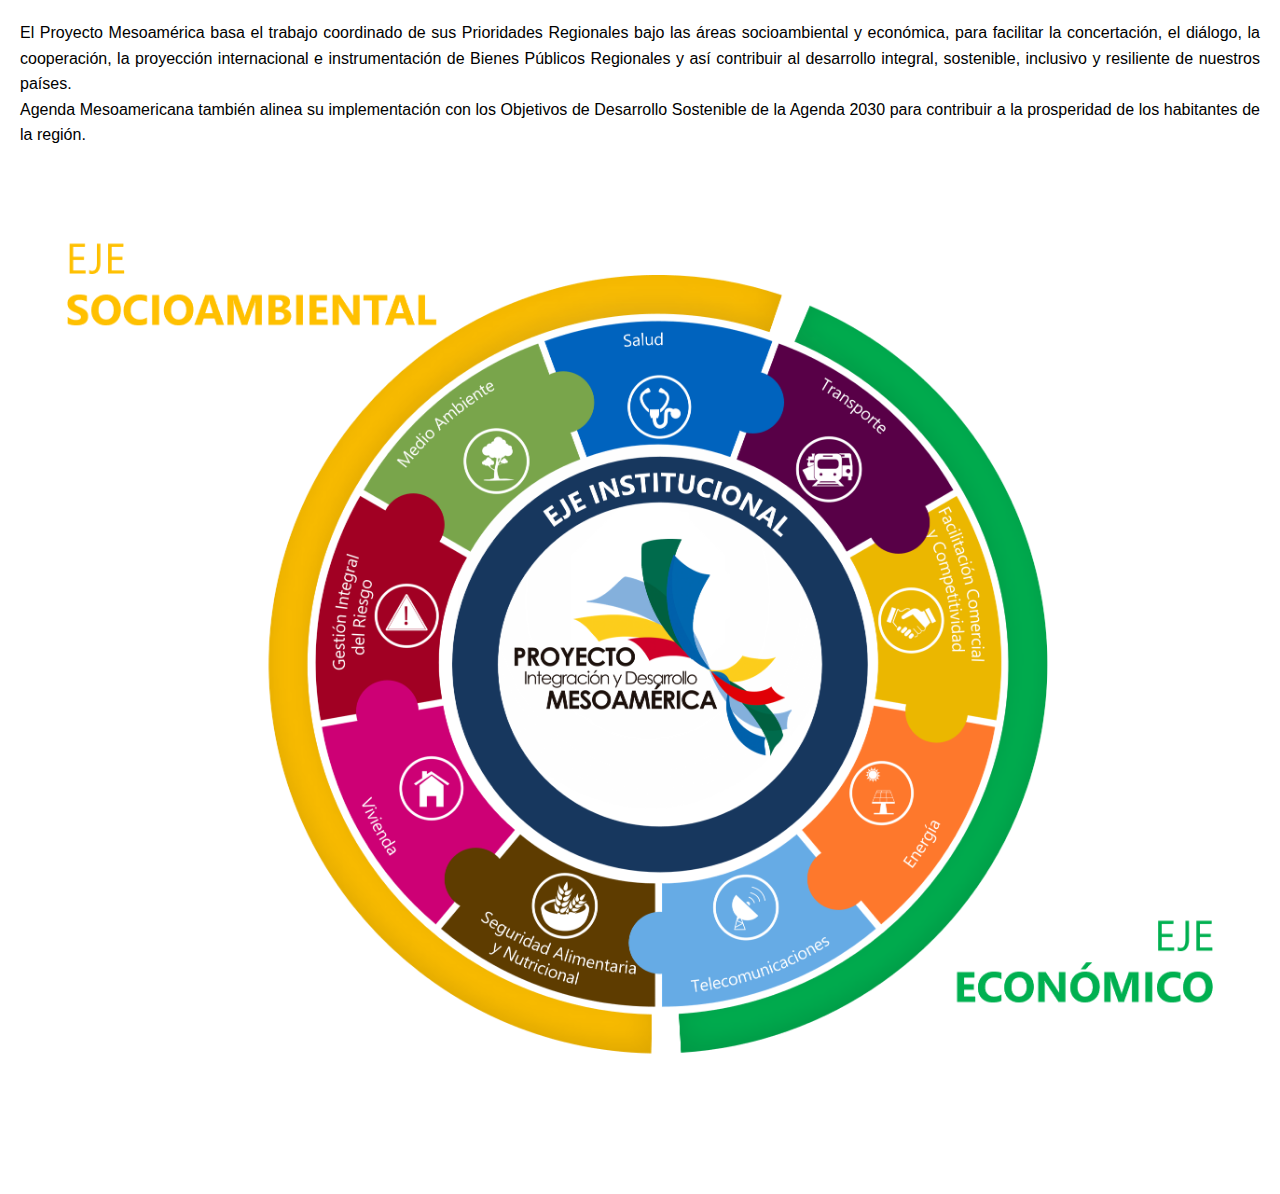
<file: mapanew.html>
<!DOCTYPE html>
<html lang="en">
  <head>
    <meta charset="UTF-8" />
    <meta name="viewport" content="width=device-width, initial-scale=1.0" />
    <title>Agenda Mesoamericana</title>
    <style>
      /* Reset de márgenes y paddings */
      * {
        margin: 0;
        padding: 0;
        box-sizing: border-box;
      }

      body {
        font-family: Arial, sans-serif;
        line-height: 1.6;
      }

      #texto_intro {
        text-align: justify;
        font-weight: normal;
      }

      .main_container {
        padding: 20px;
      }

      .parrafo_intro {
        margin-bottom: 20px;
        width: 100%;
        margin: 0 auto; /* Centra horizontalmente */
      }

      .agenda_meso {
        display: flex;
        justify-content: center;
        align-items: center;
        padding: 20px; /* Añadir padding para evitar cortes */
      }

      .centrar-imagen {
        max-width: 100%;
        height: auto;
        display: block;
      }

      /* Diseño responsivo */
      @media (max-width: 600px) {
        .parrafo_intro {
          padding: 10px;
        }

        .centrar-imagen {
          width: 100%;
        }
      }
    </style>
    <script src="script.js"></script>
  </head>
  <body>
    <section class="main_container">
      <div class="parrafo_intro">
        <p id="texto_intro">
          El Proyecto Mesoamérica basa el trabajo coordinado de sus Prioridades
          Regionales bajo las áreas socioambiental y económica, para facilitar
          la concertación, el diálogo, la cooperación, la proyección
          internacional e instrumentación de Bienes Públicos Regionales y así
          contribuir al desarrollo integral, sostenible, inclusivo y resiliente
          de nuestros países.

          <br />
          Agenda Mesoamericana también alinea su implementación con los
          Objetivos de Desarrollo Sostenible de la Agenda 2030 para contribuir a
          la prosperidad de los habitantes de la región.
        </p>
      </div>
      <br />
      <br />
      <section class="agenda_meso">
        <a
          href="http://proyectomesoamerica.org/index.php/ejes-de-trabajo"
          class="boton" target="_blank"
        >
          <img src="img/Ejes.png" alt="Mapa" class="centrar-imagen" />
        </a>
      </section>
    </section>
    <br />
    <br />
    <br />
  </body>
</html>
</file>
<file: styles.css>
body {
  font-family: "Segoe UI", Tahoma, Geneva, Verdana, sans-serif;
  margin: 0;
  padding: 0;
}

.parrafo_intro {
  width: 95%;
  margin: 0 auto; /* Centra horizontalmente */
}

#texto_intro {
  text-align: justify;
  font-weight: normal;
}

.main_container {
  text-align: center;
}

.agenda_meso {
  display: flex;
  justify-content: space-between;
  margin: 2px auto;
  max-width: 100%; /* ajusta el valor según sea necesario */
}

#cuadro_informacion {
  width: 50%; /* Cada cuadro utiliza el 50% del ancho del contenedor */
  box-sizing: border-box;
}

.mapa {
  width: 50%; /* El mapa utiliza el 50% del ancho del contenedor */
  box-sizing: border-box;
  justify-content: center; /* Centrado verticalmente */
}

.titulo_eje,
.descripcion_eje,
.titulo_lineas,
.lineas_trabajo,
.conocer_mas {
  width: 90%;
  box-sizing: border-box;
}

.titulo_eje,
.titulo_lineas,
.titulo_linea_trabajo {
  font-size: 1.1em;
}


.parrafo_intro,
.lineas_trabajo,
.descripcion_eje {
  text-align: justify;
  font-size: 1em;
}

.conocer_mas{
  margin-top: 10px;
  font-size: 0.9em;
  text-align: center;
}


#cuadro_informacion,
.mapa {
  display: flex;
  flex-direction: column;
  align-items: center;
  justify-content: center;

}

#cuadro_informacion {
  margin-left: 5px;
  border-left: 1px solid #ccc;
}

#cuadro_informacion,
.mapa {
  padding: 10px;
  border-radius: 5px;
  background-color: #ffffff;
}

.lineas_trabajo {
  white-space: pre-line;
  text-align: left;
  margin-left: 10px;
}

/*Estilos mapa*/
.mapa path {
  stroke-width: 0.5px;
  cursor: pointer;
  transition: all 0.3s ease;
}

.sector:hover,
.selected {
  transform: scale(1.05);
  z-index: 2;
  transform-origin: 90% 50%;
}

.boton-conocer-mas {
  background-color: #0163be;
  color: white;
  border: 1px solid white;
  border-radius: 20px;
  padding: 5px 10px;
  cursor: pointer;
  text-decoration: none;
  display: inline-block;
}

.boton-conocer-mas:hover {
  background-color: #0061aa;
}

#conocer_mas_economico {
  /* Estilo específico para el párrafo que contiene el botón */
  display: inline-block;
  margin-top: 10px; /* Ajusta el margen según sea necesario */
}

#conocer_mas_economico a {
  /* Asegúrate de que el color del texto sea blanco para el enlace */
  color: white;
  text-decoration: none;
}

#conocer_mas_economico a:hover {
  color: white; /* Ajusta el color del texto al pasar el ratón si es necesario */
}






/* Media query para pantallas móviles */
@media only screen and (max-width: 900px) {
  .agenda_meso {
    flex-direction: column;
  }

  #cuadro_socioambiental,
  #cuadro_informacion,
  .mapa {
    width: 100%; /* Utiliza el 100% del ancho en pantallas pequeñas */
  }

  #cuadro_socioambiental,
  #cuadro_informacion {
    border-right: none; /* Elimina los bordes en móviles */
    border-left: none;
  }
}

.st0 {
  fill: #fefefe;
}
.st1 {
  fill: #0068ae;
}
.st2 {
  fill: #006b4d;
}
.st3 {
  fill: #fbcc1d;
}
.st4 {
  fill: #84afdb;
}
.st5 {
  fill: #006040;
}
.st6 {
  fill: #df0009;
}
.st7 {
  fill: #cd002b;
}
.st8 {
  fill: #0061aa;
}
.st9 {
  fill: #a20125;
}
.st10 {
  fill: #79a54c;
}
.st11 {
  fill: #67ace4;
}
.st12 {
  fill: #ebb801;
}
.st13 {
  fill: #590147;
}
.st14 {
  fill: #5f3d01;
}
.st15 {
  fill: #0163be;
}
.st16 {
  fill: #cd0175;
}
.st17 {
  fill: #fd782d;
}
.st18 {
  fill: #ea8a00;
}
.st19 {
  fill: #03b017;
}
.st20 {
  fill: #04b118;
}
.st21 {
  fill: #1d110d;
}
.st22 {
  fill: #1c100c;
}
.st23 {
  fill: #83afdb;
}
.st24 {
  fill: #1c110c;
}
.st25 {
  fill: #1b100c;
}
.st26 {
  fill: #1c110d;
}
.st27 {
  fill: #1d120d;
}
.st28 {
  fill: #1f130f;
}
.st29 {
  fill: #1e120e;
}
.st30 {
  fill: #1c100b;
}
.st31 {
  fill: #82afdb;
}
.st32 {
  fill: #1e130f;
}
.st33 {
  fill: #130d0b;
}
.st34 {
  fill: #05603f;
}
.st35 {
  fill: #1d1a19;
}
.st36 {
  fill: #0f0908;
}
.st37 {
  fill: #181312;
}
.st38 {
  fill: #1b1817;
}
.st39 {
  fill: #171211;
}
.st40 {
  fill: #15100e;
}
.st41 {
  fill: #120d0c;
}
.st42 {
  fill: #120e0d;
}
.st43 {
  fill: #181211;
}
.st44 {
  fill: #221e1d;
}
.st45 {
  fill: #14100f;
}
.st46 {
  fill: #151110;
}
.st47 {
  fill: #181413;
}
.st48 {
  fill: #1c110e;
}
.st49 {
  fill: #1d1310;
}
.st50 {
  fill: #1a1312;
}
.st51 {
  fill: #140f0d;
}
.st52 {
  fill: #190d0a;
}
.st53 {
  fill: #0d0b0a;
}
.st54 {
  fill: #060505;
}
.st55 {
  fill: #020202;
}
.st56 {
  fill: #322f2e;
}
.st57 {
  fill: #fdfefe;
}
.st58 {
  fill: #0268a8;
}
.st59 {
  fill: #fdfdfd;
}
.st60 {
  fill: #ececec;
}
.st61 {
  fill: #f7f7f7;
}
.st62 {
  fill: #f9f9f9;
}
.st63 {
  fill: #eeeded;
}
.st64 {
  fill: #fafafa;
}
.st65 {
  fill: #fcfcfc;
}
.st66 {
  fill: #fbfbfb;
}
.st67 {
  fill: #a40629;
}
.st68 {
  fill: #79a54b;
}
.st69 {
  fill: #66ace4;
}
.st70 {
  fill: #76b4e7;
}
.st71 {
  fill: #77b5e7;
}
.st72 {
  fill: #71b2e6;
}
.st73 {
  fill: #ebb803;
}
.st74 {
  fill: #ebb802;
}
.st75 {
  fill: #edbe17;
}
.st76 {
  fill: #ebb804;
}
.st77 {
  fill: #efc83b;
}
.st78 {
  fill: #ecba0b;
}
.st79 {
  fill: #5f094d;
}
.st80 {
  fill: #590047;
}
.st81 {
  fill: #fcfbfc;
}
.st82 {
  fill: #5f094e;
}
.st83 {
  fill: #b994b2;
}
.st84 {
  fill: #5f3d00;
}
.st85 {
  fill: #65450b;
}
.st86 {
  fill: #66460c;
}
.st87 {
  fill: #644409;
}
.st88 {
  fill: #644308;
}
.st89 {
  fill: #634206;
}
.st90 {
  fill: #634207;
}
.st91 {
  fill: #634106;
}
.st92 {
  fill: #614004;
}
.st93 {
  fill: #6a4a12;
}
.st94 {
  fill: #694a11;
}
.st95 {
  fill: #6a4b12;
}
.st96 {
  fill: #66450b;
}
.st97 {
  fill: #65440a;
}
.st98 {
  fill: #66460b;
}
.st99 {
  fill: #65450a;
}
.st100 {
  fill: #0264be;
}
.st101 {
  fill: #ce0175;
}
.st102 {
  fill: #fd7a30;
}
.st103 {
  fill: #fdae81;
}
.st104 {
  fill: #fd8b4a;
}
.st105 {
  fill: #a20024;
}
.st106 {
  fill: #c35d74;
}
.st107 {
  fill: #d08092;
}
.st108 {
  fill: #cf7e90;
}
.st109 {
  fill: #d18293;
}
.st110 {
  fill: #d18394;
}
.st111 {
  fill: #d08192;
}
.st112 {
  fill: #d6e4c9;
}
.st113 {
  fill: #f6fafd;
}
.st114 {
  fill: #f5f9fd;
}
.st115 {
  fill: #fefdfd;
}
.st116 {
  fill: #e7dbe5;
}
.st117 {
  fill: #f9f6f8;
}
.st118 {
  fill: #f5f0f4;
}
.st119 {
  fill: #f8f6f8;
}
.st120 {
  fill: #f6f1f5;
}
.st121 {
  fill: #fef4ef;
}
.st122 {
  fill: #fefcfb;
}
.st123 {
  fill: #fef6f1;
}
.st124 {
  fill: #fef7f3;
}
.st125 {
  fill: #fee3d3;
}
.st126 {
  fill: #fed3ba;
}
.st127 {
  fill: #fedbc8;
}
.st128 {
  fill: #f7ebee;
}
.st129 {
  fill: #f9eff1;
}
</file>
